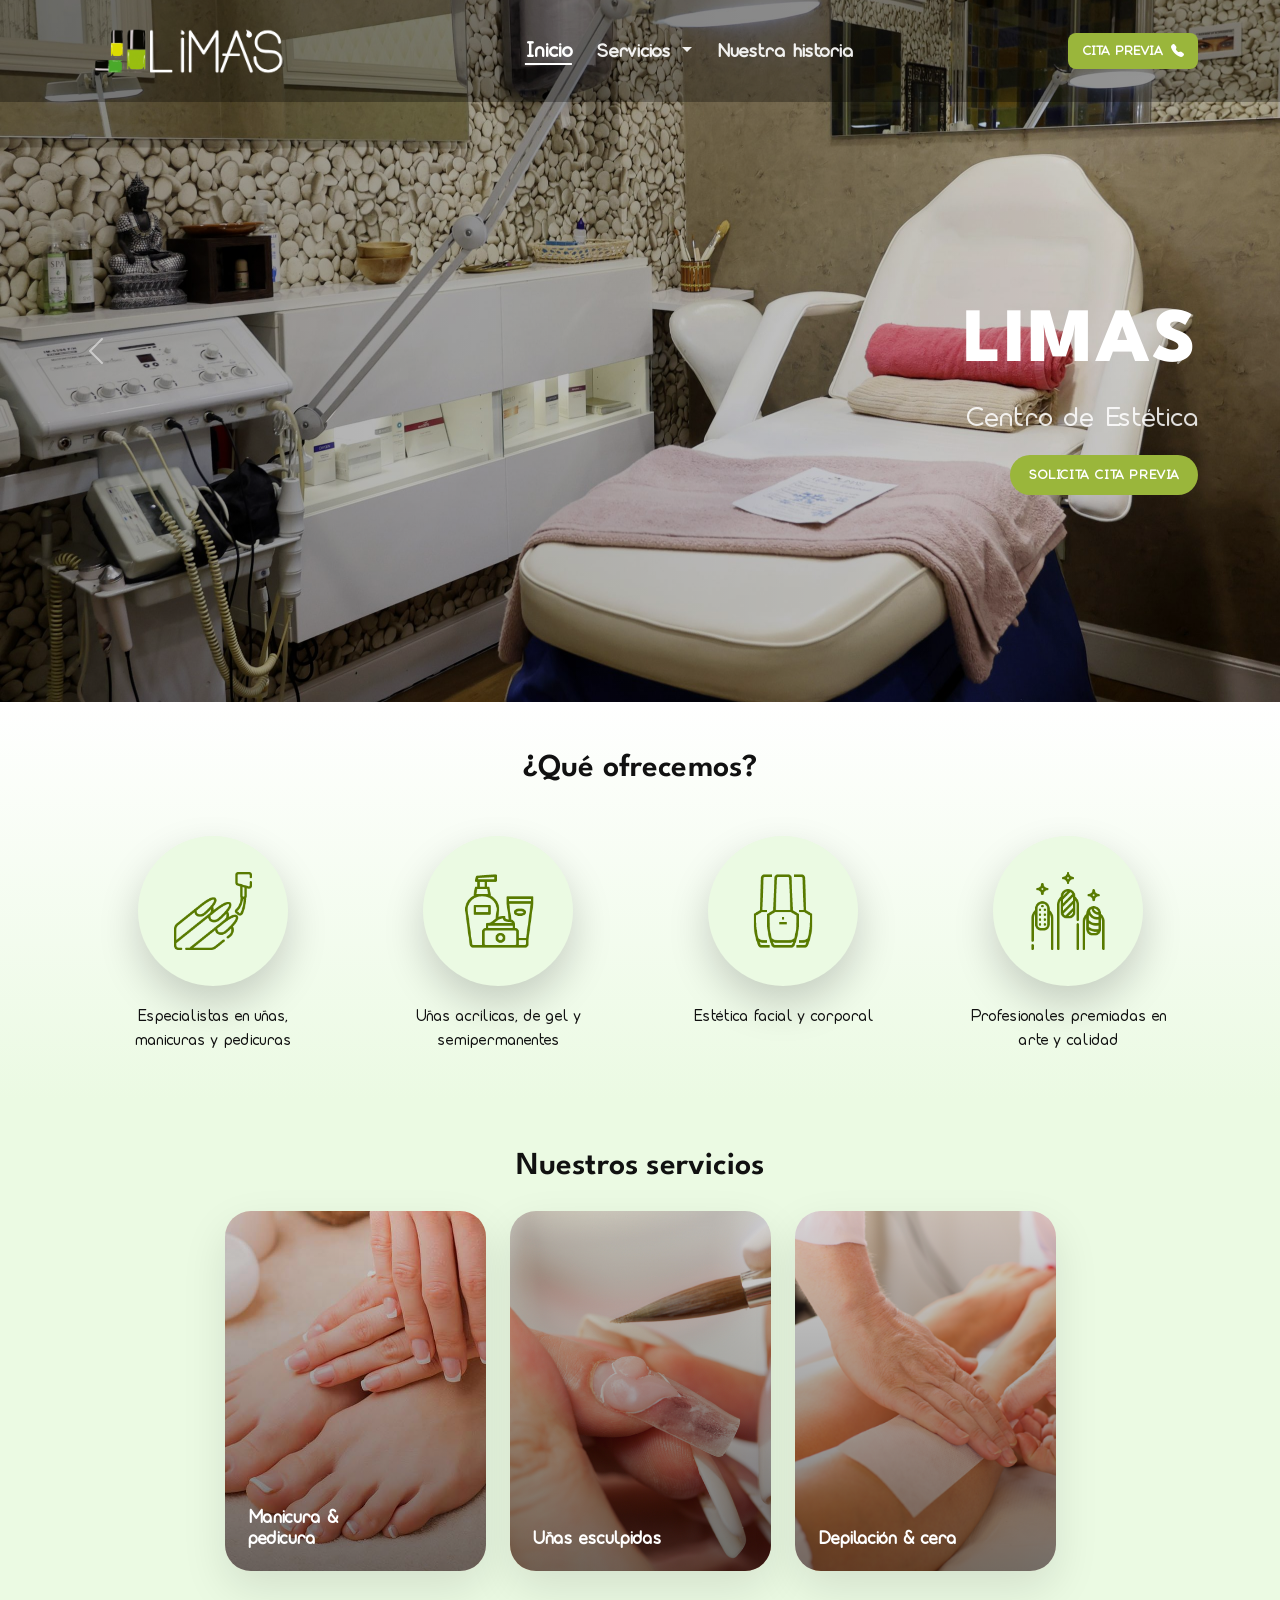
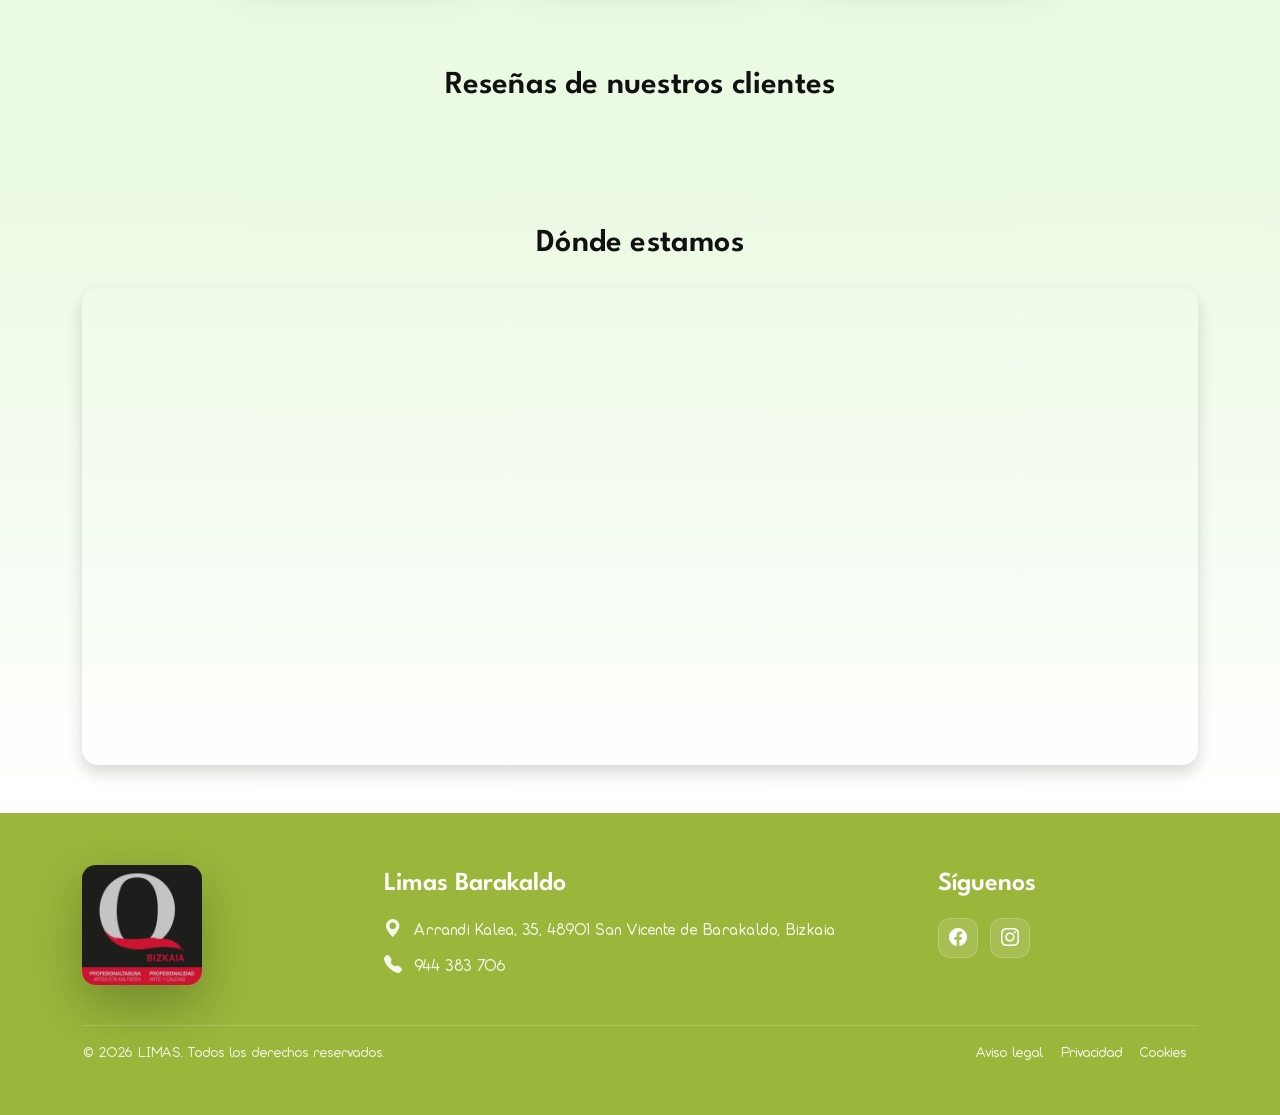
<file: app/index.html>
<!doctype html>
<html lang="es">
<head>
    <meta charset="utf-8" />
    <meta name="viewport" content="width=device-width, initial-scale=1" />
    <title>LIMAS - Centro de Estética</title>
    <meta name="description" content="Centro de estética en Barakaldo: manicura, pedicura, uñas esculpidas, depilación y estética facial y corporal." />
    <link rel="icon" type="image/png" href="/favicon.png">

    <meta name="theme-color" content="#9ab63b">

    <!-- Bootstrap (CDN) -->
    <link href="https://cdn.jsdelivr.net/npm/bootstrap@5.3.2/dist/css/bootstrap.min.css" rel="stylesheet">
    <link href="https://cdn.jsdelivr.net/npm/bootstrap-icons@1.11.3/font/bootstrap-icons.css" rel="stylesheet">

    <!-- CSS propio -->
    <link rel="stylesheet" href="../assets/css/common.css">
    <link rel="stylesheet" href="../assets/css/index.css">

    <link rel="preconnect" href="https://fonts.googleapis.com">
    <link rel="preconnect" href="https://fonts.gstatic.com" crossorigin>

    <link href="https://fonts.googleapis.com/css2?family=League+Spartan:wght@300;400;500;600;700;800&display=swap" rel="stylesheet">
</head>

<body>

<!-- NAVBAR -->
<nav id="mainNav" class="navbar navbar-expand-lg navbar-dark fixed-top nav-transparent">
    <div class="container nav-mobile-wrap">

        <!-- Logo -->
        <a class="navbar-brand d-flex align-items-center gap-2" href="index.html" aria-label="LIMAS Home">
            <img id="logoLight" src="../assets/images/logo/logoBlanco.png" alt="LIMAS" class="nav-logo">
            <img id="logoDark" src="../assets/images/logo/logoNegro.png" alt="LIMAS" class="nav-logo d-none">
        </a>

        <!-- ZONA DERECHA EN MÓVIL -->
        <div class="nav-mobile-actions d-lg-none">
            <button class="navbar-toggler" type="button" data-bs-toggle="collapse" data-bs-target="#navMenu"
                    aria-controls="navMenu" aria-expanded="false" aria-label="Abrir menú">
                <span class="navbar-toggler-icon"></span>
            </button>

            <a class="btn btn-cta btn-cta-mobile d-flex align-items-center gap-2" href="tel:+34944383706">
                <span class="cta-mobile-text">CITA PREVIA</span>
                <i class="bi bi-telephone-fill"></i>
            </a>
        </div>

        <!-- MENÚ -->
        <div class="collapse navbar-collapse" id="navMenu">
            <ul class="navbar-nav mx-auto mb-2 mb-lg-0 gap-lg-2 align-items-lg-center">

                <li class="nav-item">
                    <a class="nav-link nav-active" href="index.html">Inicio</a>
                </li>

                <li class="nav-item dropdown">
                    <a class="nav-link dropdown-toggle" href="#" id="serviciosDropdown" role="button"
                       data-bs-toggle="dropdown" aria-expanded="false">
                        Servicios
                    </a>

                    <ul class="dropdown-menu dropdown-menu-end dropdown-menu-lg-start" aria-labelledby="serviciosDropdown">
                        <li><a class="dropdown-item" href="manicura-pedicura.html">Manicura &amp; pedicura</a></li>
                        <li><a class="dropdown-item" href="unas-esculpidas.html">Uñas esculpidas</a></li>
                        <li><a class="dropdown-item" href="depilacion-cera.html">Depilación &amp; cera</a></li>
                    </ul>
                </li>

                <li class="nav-item">
                    <a class="nav-link" href="nuestra-historia.html">Nuestra historia</a>
                </li>
            </ul>

            <!-- CTA SOLO DESKTOP -->
            <div class="d-none d-lg-flex">
                <a class="btn btn-cta d-flex align-items-center gap-2" href="tel:+34944383706">
                    <span>CITA PREVIA</span>
                    <i class="bi bi-telephone-fill"></i>
                </a>
            </div>
        </div>
    </div>
</nav>

<!-- CAROUSEL -->
<header class="hero">
    <div id="heroCarousel" class="carousel slide carousel-fade" data-bs-ride="carousel" data-bs-interval="4500">
        <div class="carousel-inner">
            <!-- Slide 1 -->
            <div class="carousel-item active hero-slide" style="background-image:url('../assets/images/servicios/habitacionCamilla.png');">
                <div class="hero-overlay"></div>
                <div class="container hero-content">
                    <h1 class="hero-title">LIMAS</h1>
                    <p class="hero-subtitle">Centro de Estética</p>
                    <a class="btn btn-hero" href="tel:+34944383706">SOLICITA CITA PREVIA</a>
                </div>
            </div>

            <!-- Slide 2 -->
            <div class="carousel-item hero-slide" style="background-image:url('../assets/images/servicios/manicuraPedicura.png');">
                <div class="hero-overlay"></div>
                <div class="container hero-content">
                    <h2 class="hero-title hero-title-sm">Manicura &amp; Pedicura</h2>
                    <p class="hero-subtitle">Cuida tus manos y pies como se merecen</p>
                    <a class="btn btn-hero" href="manicura-pedicura.html">VER SERVICIO</a>
                </div>
            </div>

            <!-- Slide 3 -->
            <div class="carousel-item hero-slide" style="background-image:url('../assets/images/servicios/unasEsculpidas.png');">
                <div class="hero-overlay"></div>
                <div class="container hero-content">
                    <h2 class="hero-title hero-title-sm">Uñas esculpidas</h2>
                    <p class="hero-subtitle">Acrílicas, gel y semipermanentes</p>
                    <a class="btn btn-hero" href="unas-esculpidas.html">VER SERVICIO</a>
                </div>
            </div>
        </div>

        <!-- Controles -->
        <button class="carousel-control-prev" type="button" data-bs-target="#heroCarousel" data-bs-slide="prev" aria-label="Anterior">
            <span class="carousel-control-prev-icon" aria-hidden="true"></span>
        </button>
        <button class="carousel-control-next" type="button" data-bs-target="#heroCarousel" data-bs-slide="next" aria-label="Siguiente">
            <span class="carousel-control-next-icon" aria-hidden="true"></span>
        </button>
    </div>
</header>

<!-- SECCIÓN: ¿Qué ofrecemos? (iconos) -->
<section class="section py-5 bg-section-a">
    <div class="container">
        <h2 class="section-title text-center mb-5">¿Qué ofrecemos?</h2>

        <div class="row g-4 text-center">
            <div class="col-6 col-lg-3">
                <div class="offer">
                    <div class="offer-icon">
                        <img src="../assets/images/icons/nail-polish.png" alt="" loading="lazy">
                    </div>
                    <p class="offer-text">Especialistas en uñas, manicuras y pedicuras</p>
                </div>
            </div>
            <div class="col-6 col-lg-3">
                <div class="offer">
                    <div class="offer-icon">
                        <img src="../assets/images/icons/proteccion-de-la-piel.png" alt="" loading="lazy">
                    </div>
                    <p class="offer-text">Uñas acrílicas, de gel y semipermanentes</p>
                </div>
            </div>
            <div class="col-6 col-lg-3">
                <div class="offer">
                    <div class="offer-icon">
                        <img src="../assets/images/icons/nail-polish-1.png" alt="" loading="lazy">
                    </div>
                    <p class="offer-text">Estética facial y corporal</p>
                </div>
            </div>
            <div class="col-6 col-lg-3">
                <div class="offer">
                    <div class="offer-icon">
                        <img src="../assets/images/icons/nails.png" alt="" loading="lazy">
                    </div>
                    <p class="offer-text">Profesionales premiadas en arte y calidad</p>
                </div>
            </div>
        </div>
    </div>
</section>

<!-- SECCIÓN: Nuestros servicios (cards con hover + link) -->
<section class="section py-5 bg-section-b">
    <div class="container">
        <h2 class="section-title text-center mb-4">Nuestros servicios</h2>

        <div class="row g-4 justify-content-center">
            <div class="col-12 col-md-6 col-lg-3">
                <a class="service-card" href="manicura-pedicura.html">
                    <img src="../assets/images/servicios/manicuraPedicura.png" alt="Manicura y pedicura" class="service-img" loading="lazy">
                    <div class="service-overlay">
                        <div class="service-label">Manicura &amp;<br>pedicura</div>
                    </div>
                </a>
            </div>

            <div class="col-12 col-md-6 col-lg-3">
                <a class="service-card " href="unas-esculpidas.html">
                    <img src="../assets/images/servicios/unasEsculpidas.png" alt="Uñas esculpidas" class="service-img" loading="lazy">
                    <div class="service-overlay">
                        <div class="service-label">Uñas esculpidas</div>
                    </div>
                </a>
            </div>

            <div class="col-12 col-md-6 col-lg-3">
                <a class="service-card" href="depilacion-cera.html">
                    <img src="../assets/images/servicios/depilacionCera.png" alt="Depilación y cera" class="service-img" loading="lazy">
                    <div class="service-overlay">
                        <div class="service-label">Depilación &amp; cera</div>
                    </div>
                </a>
            </div>
        </div>
    </div>
</section>
<!-- RESEÑAS -->
<section class="section py-5 bg-section-b">
    <div class="container">
        <h2 class="section-title text-center mb-4">Reseñas de nuestros clientes</h2>
        <div id="featurable-93143694-5fbc-4f9a-9313-c013485f1ac0" data-featurable-async data-location-code="es"></div><script src="https://featurable.com/assets/v2/carousel_default.min.js" defer charset="UTF-8"></script>
</section>
<!-- MAPA -->

<section class="section py-5 bg-section-c">
    <div class="container">
        <h2 class="section-title text-center mb-4">Dónde estamos</h2>

        <div class="map-container rounded-4 overflow-hidden shadow">
            <iframe
                    src="https://www.google.com/maps/embed?pb=!1m18!1m12!1m3!1d2903.9617083256767!2d-2.989218723483999!3d43.29412357558022!2m3!1f0!2f0!3f0!3m2!1i1024!2i768!4f13.1!3m3!1m2!1s0xd4e5a79c739634d%3A0xb777cc7a752457a6!2sLIMA%C2%B4S%20Barakaldo%20-%20Sal%C3%B3n%20de%20est%C3%A9tica%20y%20u%C3%B1as%20acr%C3%ADlicas%2C%20u%C3%B1as%20de%20gel%2C%20manicuras%20y%20pedicuras.!5e0!3m2!1ses!2ses!4v1772458605395!5m2!1ses!2ses"
                    loading="lazy"
                    referrerpolicy="no-referrer-when-downgrade">
            </iframe>
        </div>
    </div>
</section>

<!-- FOOTER -->
<footer class="site-footer">
    <div class="container">
        <div class="footer-grid">

            <!-- Izquierda: sello/imagen -->
            <div>
                <img class="footer-badge" src="../assets/images/logo/certificadoCalidad.png" alt="Sello de calidad" loading="lazy">
            </div>

            <!-- Centro: datos -->
            <div>
                <div class="footer-title">Limas Barakaldo</div>
                <ul class="footer-list">
                    <li class="footer-item">
                        <i class="bi bi-geo-alt-fill"></i>
                        <span>Arrandi Kalea, 35, 48901 San Vicente de Barakaldo, Bizkaia</span>
                    </li>
                    <li class="footer-item">
                        <i class="bi bi-telephone-fill"></i>
                        <a href="tel:+34944383706">944 383 706</a>
                    </li>
                </ul>
            </div>

            <!-- Derecha: redes -->
            <div>
                <div class="footer-title">Síguenos</div>
                <div class="footer-social">
                    <a class="social-btn" href="https://www.facebook.com/LimasBarakaldoNails/"  rel="noopener" aria-label="Facebook">
                        <i class="bi bi-facebook"></i>
                    </a>
                    <a class="social-btn" href="https://www.instagram.com/limasbarakaldonails/" target="_blank" rel="noopener" aria-label="Instagram">
                        <i class="bi bi-instagram"></i>
                    </a>
                </div>
            </div>

        </div>

        <div class="footer-bottom">
            <div>© <span id="year"></span> LIMAS. Todos los derechos reservados.</div>
            <div class="footer-links">
                <a href="../legal/aviso-legal.html">Aviso legal</a>
                <a href="../legal/privacidad.html">Privacidad</a>
                <a href="../legal/cookies.html">Cookies</a>
            </div>
        </div>
    </div>
</footer>

<script>
    // año automático
    document.getElementById('year')?.append(new Date().getFullYear());
</script>

<!-- Botón subir -->
<button id="toTop" class="to-top" type="button" aria-label="Subir arriba"><i class="bi bi-chevron-double-up"></i></button>

<!-- Bootstrap JS -->
<script src="https://cdn.jsdelivr.net/npm/bootstrap@5.3.2/dist/js/bootstrap.bundle.min.js"></script>

<!-- JS propio -->
<script src="../assets/js/main.js"></script>

</body>
</html>
</file>
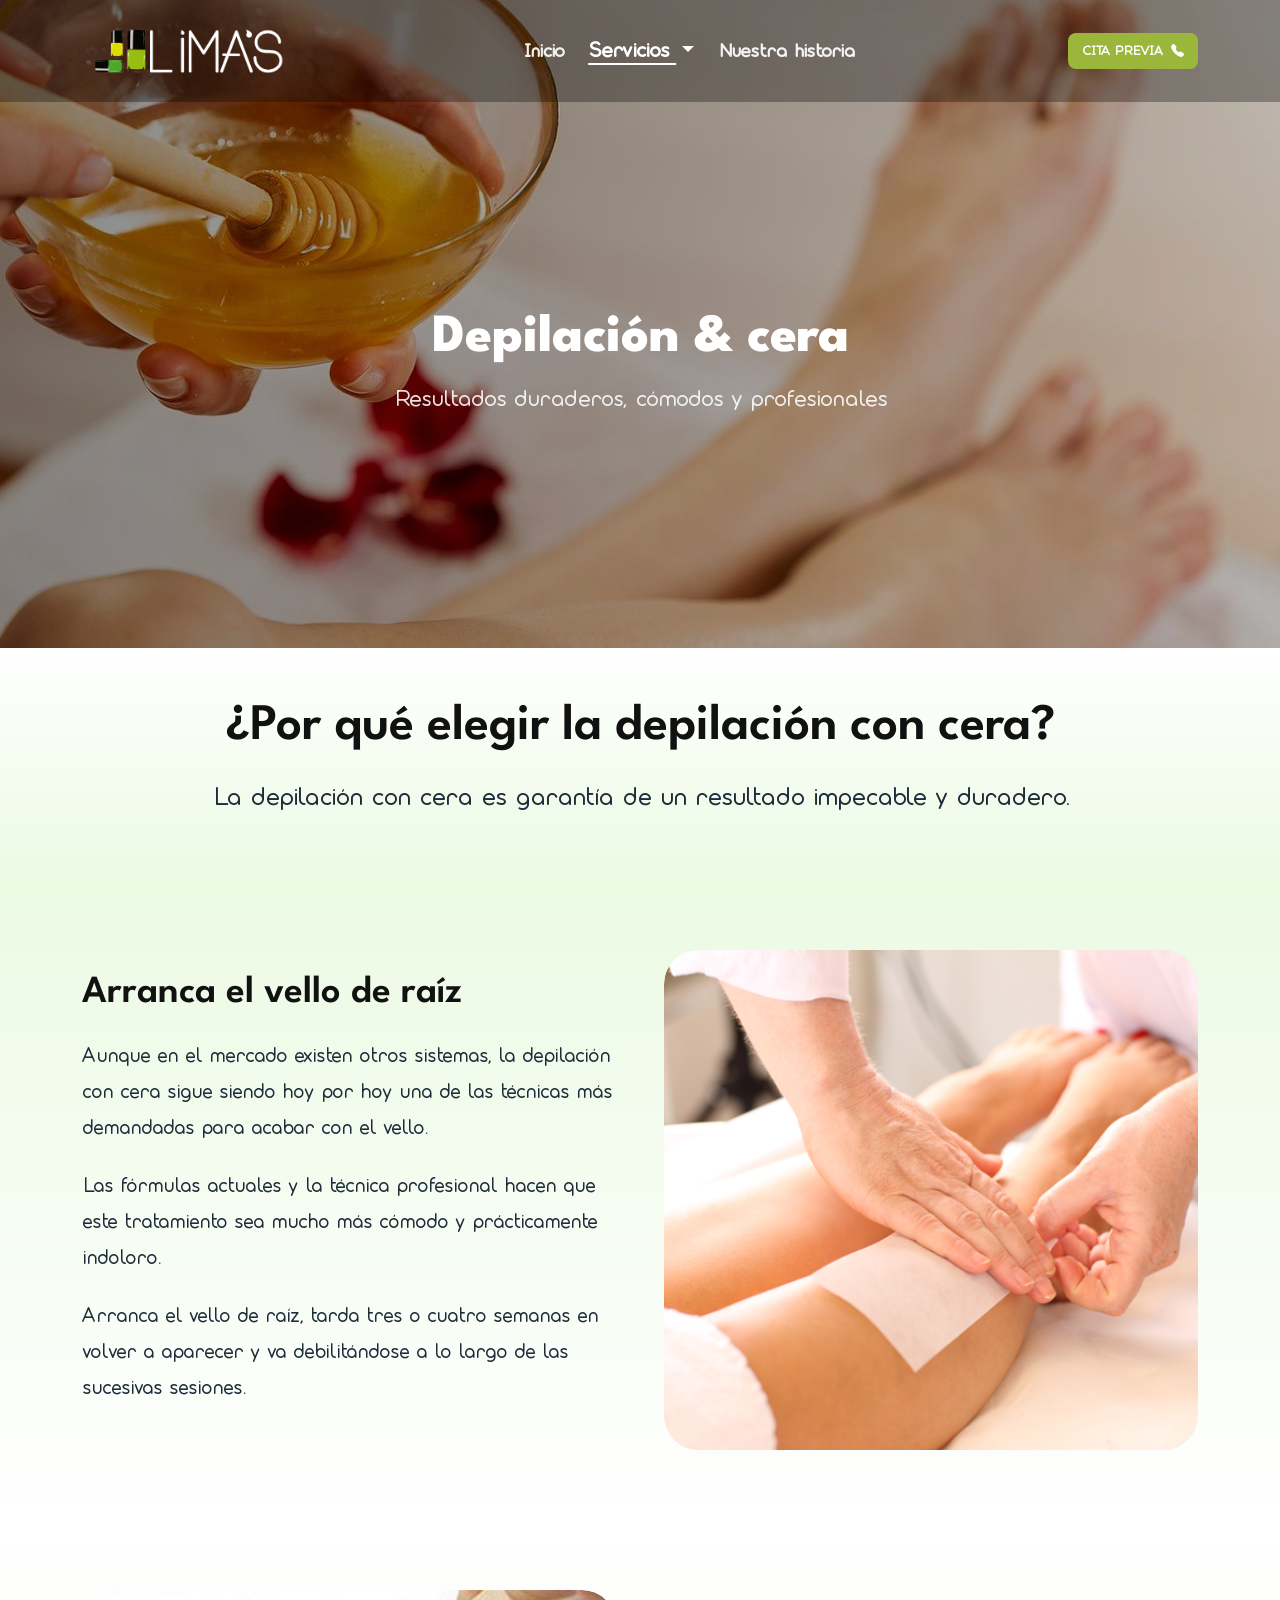
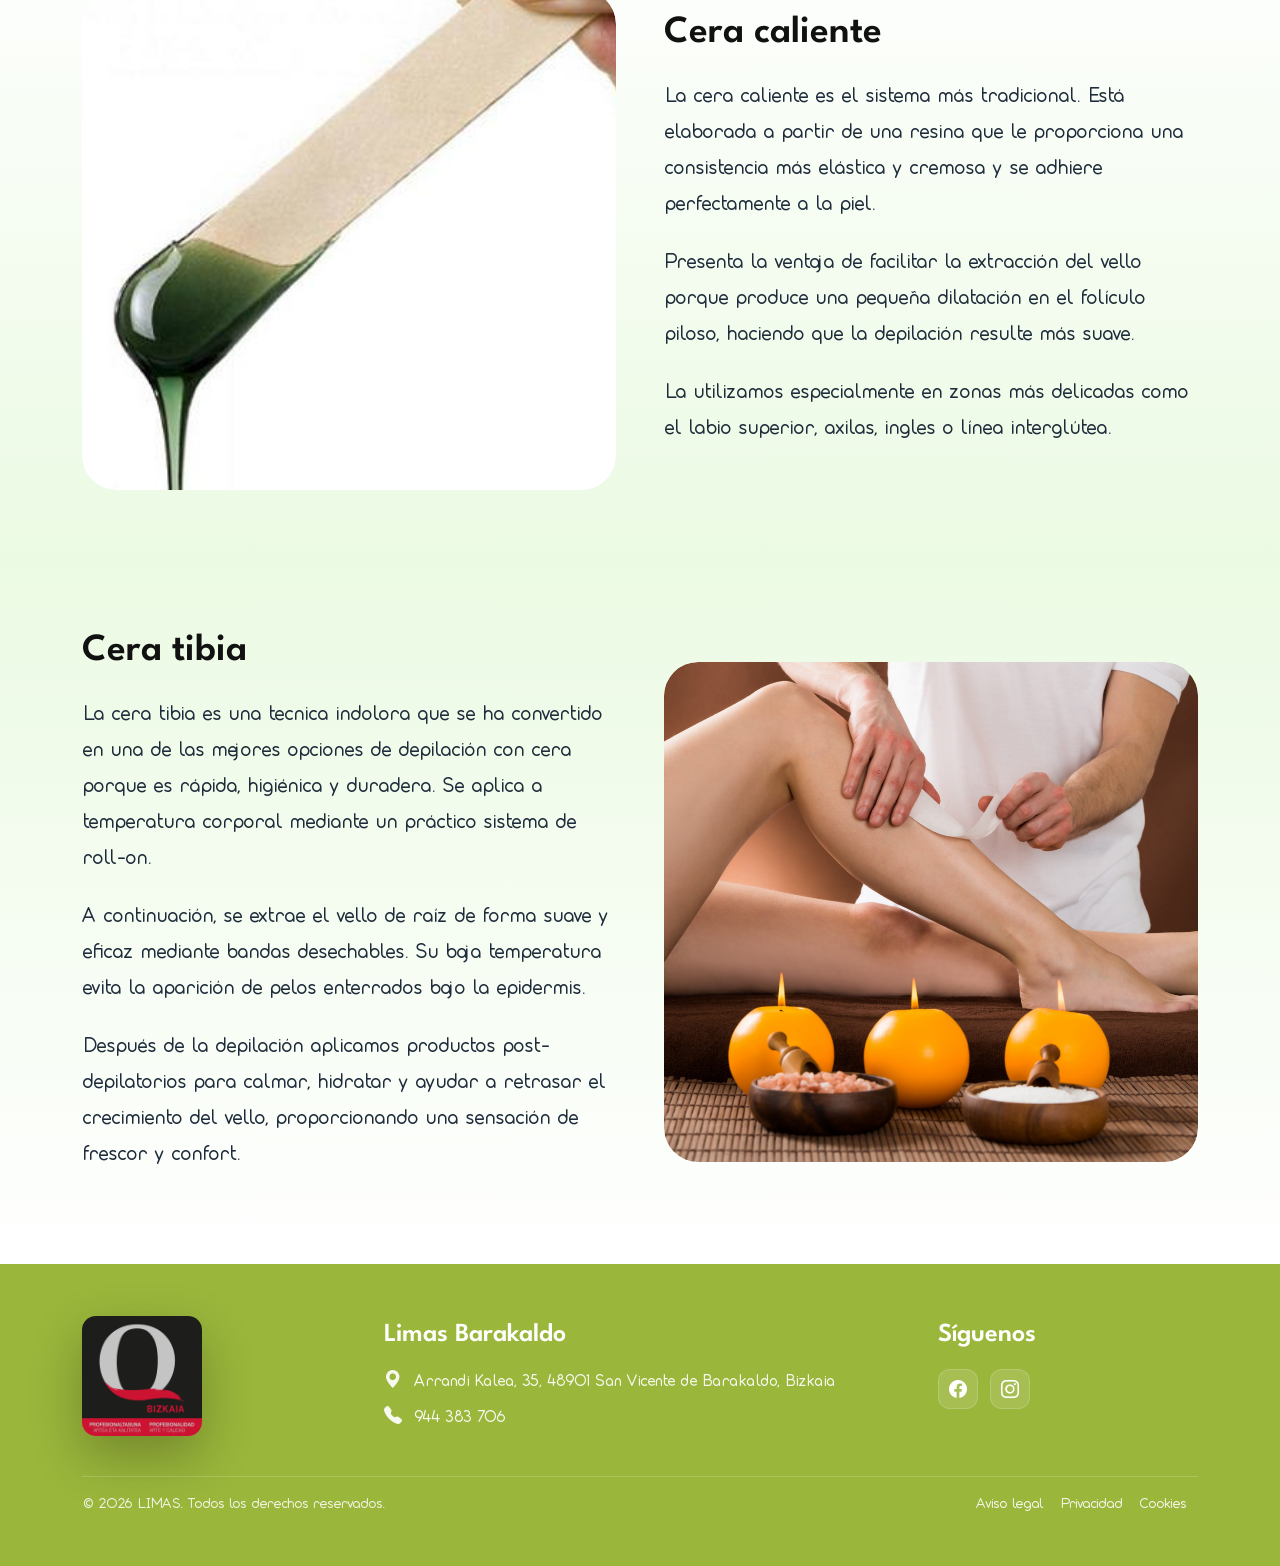
<file: app/depilacion-cera.html>
<!doctype html>
<html lang="es">
<head>
    <meta charset="utf-8" />
    <meta name="viewport" content="width=device-width, initial-scale=1" />
    <title>Depilación & cera | LIMAS</title>
    <meta name="description" content="Depilación con cera en Barakaldo. Tratamientos profesionales, higiene máxima y resultados duraderos." />
    <link rel="icon" type="image/png" href="/favicon.png">

    <meta name="theme-color" content="#9ab63b">

    <link href="https://cdn.jsdelivr.net/npm/bootstrap@5.3.2/dist/css/bootstrap.min.css" rel="stylesheet">
    <link href="https://cdn.jsdelivr.net/npm/bootstrap-icons@1.11.3/font/bootstrap-icons.css" rel="stylesheet">

    <link rel="stylesheet" href="../assets/css/common.css">
    <link rel="stylesheet" href="../assets/css/servicios.css">

    <link rel="preconnect" href="https://fonts.googleapis.com">
    <link rel="preconnect" href="https://fonts.gstatic.com" crossorigin>

    <link href="https://fonts.googleapis.com/css2?family=League+Spartan:wght@300;400;500;600;700;800&display=swap" rel="stylesheet">
</head>

<body>

<!-- NAVBAR -->
<nav id="mainNav" class="navbar navbar-expand-lg navbar-dark fixed-top nav-transparent">
    <div class="container nav-mobile-wrap">

        <!-- Logo -->
        <a class="navbar-brand d-flex align-items-center gap-2" href="index.html" aria-label="LIMAS Home">
            <img id="logoLight" src="../assets/images/logo/logoBlanco.png" alt="LIMAS" class="nav-logo">
            <img id="logoDark" src="../assets/images/logo/logoNegro.png" alt="LIMAS" class="nav-logo d-none">
        </a>

        <!-- ZONA DERECHA EN MÓVIL -->
        <div class="nav-mobile-actions d-lg-none">
            <button class="navbar-toggler" type="button" data-bs-toggle="collapse" data-bs-target="#navMenu"
                    aria-controls="navMenu" aria-expanded="false" aria-label="Abrir menú">
                <span class="navbar-toggler-icon"></span>
            </button>

            <a class="btn btn-cta btn-cta-mobile d-flex align-items-center gap-2" href="tel:+34944383706">
                <span class="cta-mobile-text">CITA PREVIA</span>
                <i class="bi bi-telephone-fill"></i>
            </a>
        </div>

        <!-- MENÚ -->
        <div class="collapse navbar-collapse" id="navMenu">
            <ul class="navbar-nav mx-auto mb-2 mb-lg-0 gap-lg-2 align-items-lg-center">

                <li class="nav-item">
                    <a class="nav-link" href="index.html">Inicio</a>
                </li>

                <li class="nav-item dropdown">
                    <a class="nav-link dropdown-toggle nav-active" href="#" id="serviciosDropdown" role="button"
                       data-bs-toggle="dropdown" aria-expanded="false">
                        Servicios
                    </a>

                    <ul class="dropdown-menu dropdown-menu-end dropdown-menu-lg-start" aria-labelledby="serviciosDropdown">
                        <li><a class="dropdown-item" href="manicura-pedicura.html">Manicura &amp; pedicura</a></li>
                        <li><a class="dropdown-item" href="unas-esculpidas.html">Uñas esculpidas</a></li>
                        <li><a class="dropdown-item active" href="depilacion-cera.html">Depilación &amp; cera</a></li>
                    </ul>
                </li>

                <li class="nav-item">
                    <a class="nav-link" href="nuestra-historia.html">Nuestra historia</a>
                </li>
            </ul>

            <!-- CTA SOLO DESKTOP -->
            <div class="d-none d-lg-flex">
                <a class="btn btn-cta d-flex align-items-center gap-2" href="tel:+34944383706">
                    <span>CITA PREVIA</span>
                    <i class="bi bi-telephone-fill"></i>
                </a>
            </div>
        </div>
    </div>
</nav>

<!-- HERO -->
<header class="page-hero">
    <div class="page-hero__bg" style="background-image:url('../assets/images/servicios/depilacionMiel.png');"></div>
    <div class="container page-hero__content">
        <h1 class="page-hero__title">Depilación &amp; cera</h1>
        <p class="page-hero__subtitle">Resultados duraderos, cómodos y profesionales</p>
    </div>
</header>

<!-- INTRO -->
<section class="section py-5 bg-section-a">
    <div class="container">
        <div class="service-intro">
            <h2 class="service-intro__title">¿Por qué elegir la depilación con cera?</h2>
            <p class="service-intro__text">
                La depilación con cera es garantía de un resultado impecable y duradero.
            </p>
        </div>
    </div>
</section>

<!-- BLOQUE 1 -->
<section class="service-block bg-section-c">
    <div class="container">
        <div class="row align-items-center g-5">
            <div class="col-12 col-lg-6">
                <h2 class="service-block__title">Arranca el vello de raíz</h2>
                <div class="service-block__text">
                    <p>
                        Aunque en el mercado existen otros sistemas, la depilación con cera sigue siendo hoy por hoy una de las técnicas más demandadas para acabar con el vello.
                    </p>
                    <p>
                        Las fórmulas actuales y la técnica profesional hacen que este tratamiento sea mucho más cómodo y prácticamente indoloro.
                    </p>
                    <p>
                        Arranca el vello de raíz, tarda tres o cuatro semanas en volver a aparecer y va debilitándose a lo largo de las sucesivas sesiones.
                    </p>
                </div>
            </div>
            <div class="col-12 col-lg-6">
                <div class="service-block__media">
                    <img src="../assets/images/servicios/depilacionCera.png" alt="Depilación con cera">
                </div>
            </div>
        </div>
    </div>
</section>

<!-- BLOQUE 2 -->
<section class="service-block bg-section-a">
    <div class="container">
        <div class="row align-items-center g-5 flex-lg-row-reverse">
            <div class="col-12 col-lg-6">
                <h2 class="service-block__title">Cera caliente</h2>
                <div class="service-block__text">
                    <p>
                        La cera caliente es el sistema más tradicional. Está elaborada a partir de una resina que le proporciona una consistencia más elástica y cremosa y se adhiere perfectamente a la piel.
                    </p>
                    <p>
                        Presenta la ventaja de facilitar la extracción del vello porque produce una pequeña dilatación en el folículo piloso, haciendo que la depilación resulte más suave.
                    </p>
                    <p>
                        La utilizamos especialmente en zonas más delicadas como el labio superior, axilas, ingles o línea interglútea.
                    </p>
                </div>
            </div>
            <div class="col-12 col-lg-6">
                <div class="service-block__media">
                    <img src="../assets/images/servicios/ceraCaliente.png" alt="Cera caliente">
                </div>
            </div>
        </div>
    </div>
</section>

<!-- BLOQUE 3 -->
<section class="service-block bg-section-c">
    <div class="container">
        <div class="row align-items-center g-5">
            <div class="col-12 col-lg-6">
                <h2 class="service-block__title">Cera tibia</h2>
                <div class="service-block__text">
                    <p>
                        La cera tibia es una tecnica indolora que se ha convertido en una de las mejores opciones de depilación con cera porque es rápida, higiénica y duradera. Se aplica a temperatura corporal mediante un práctico sistema de roll-on.
                    </p>
                    <p>
                        A continuación, se extrae el vello de raíz de forma suave y eficaz mediante bandas desechables. Su baja temperatura evita la aparición de pelos enterrados bajo la epidermis.
                    </p>
                    <p>
                        Después de la depilación aplicamos productos post-depilatorios para calmar, hidratar y ayudar a retrasar el crecimiento del vello, proporcionando una sensación de frescor y confort.
                    </p>
                </div>
            </div>
            <div class="col-12 col-lg-6">
                <div class="service-block__media">
                    <img src="../assets/images/servicios/ceraTibia.png" alt="Cera tibia">
                </div>
            </div>
        </div>
    </div>
</section>

<!-- CTA
<section class="service-cta">
    <div class="container">
        <h2 class="service-cta__title">Reserva tu cita</h2>
        <p class="service-cta__text">Te asesoramos para elegir el sistema más adecuado para tu piel.</p>
        <a class="btn btn-cta d-inline-flex align-items-center gap-2" href="tel:+34944383706">
            <span>CITA PREVIA</span>
            <i class="bi bi-telephone-fill"></i>
        </a>
    </div>
</section>-->

<!-- FOOTER -->
<footer class="site-footer">
    <div class="container">
        <div class="footer-grid">
            <div>
                <img class="footer-badge" src="../assets/images/logo/certificadoCalidad.png" alt="Sello de calidad" loading="lazy">
            </div>

            <div>
                <div class="footer-title">Limas Barakaldo</div>
                <ul class="footer-list">
                    <li class="footer-item">
                        <i class="bi bi-geo-alt-fill"></i>
                        <span>Arrandi Kalea, 35, 48901 San Vicente de Barakaldo, Bizkaia</span>
                    </li>
                    <li class="footer-item">
                        <i class="bi bi-telephone-fill"></i>
                        <a href="tel:+34944383706">944 383 706</a>
                    </li>
                </ul>
            </div>

            <div>
                <div class="footer-title">Síguenos</div>
                <div class="footer-social">
                    <a class="social-btn" href="https://www.facebook.com/LimasBarakaldoNails/" target="_blank" rel="noopener" aria-label="Facebook">
                        <i class="bi bi-facebook"></i>
                    </a>
                    <a class="social-btn" href="https://www.instagram.com/limasbarakaldonails/" target="_blank" rel="noopener" aria-label="Instagram">
                        <i class="bi bi-instagram"></i>
                    </a>
                </div>
            </div>
        </div>

        <div class="footer-bottom">
            <div>© <span id="year"></span> LIMAS. Todos los derechos reservados.</div>
            <div class="footer-links">
                <a href="../legal/aviso-legal.html">Aviso legal</a>
                <a href="../legal/privacidad.html">Privacidad</a>
                <a href="../legal/cookies.html">Cookies</a>
            </div>
        </div>
    </div>
</footer>

<button id="toTop" class="to-top" type="button" aria-label="Subir arriba">
    <i class="bi bi-chevron-double-up"></i>
</button>

<script>
    document.getElementById('year')?.append(new Date().getFullYear());
</script>
<script src="https://cdn.jsdelivr.net/npm/bootstrap@5.3.2/dist/js/bootstrap.bundle.min.js"></script>
<script src="../assets/js/main.js"></script>

</body>
</html>
</file>
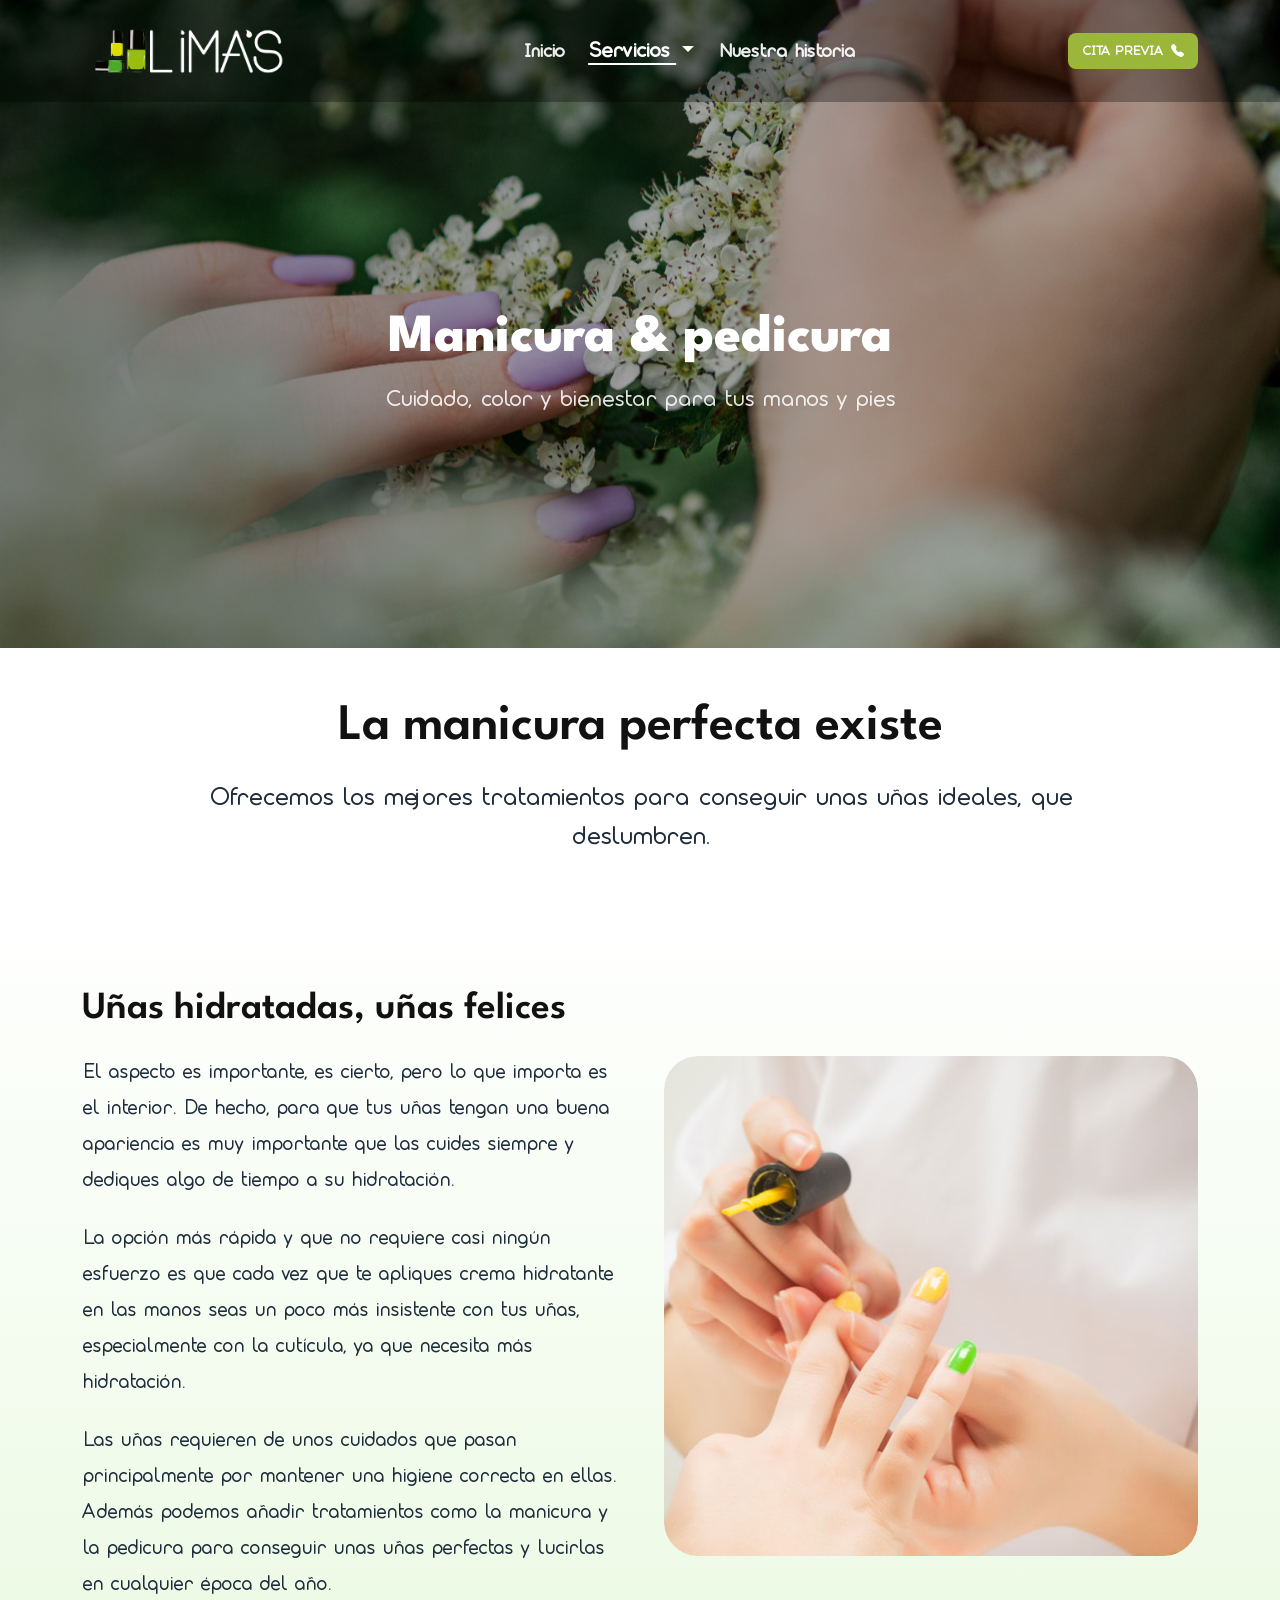
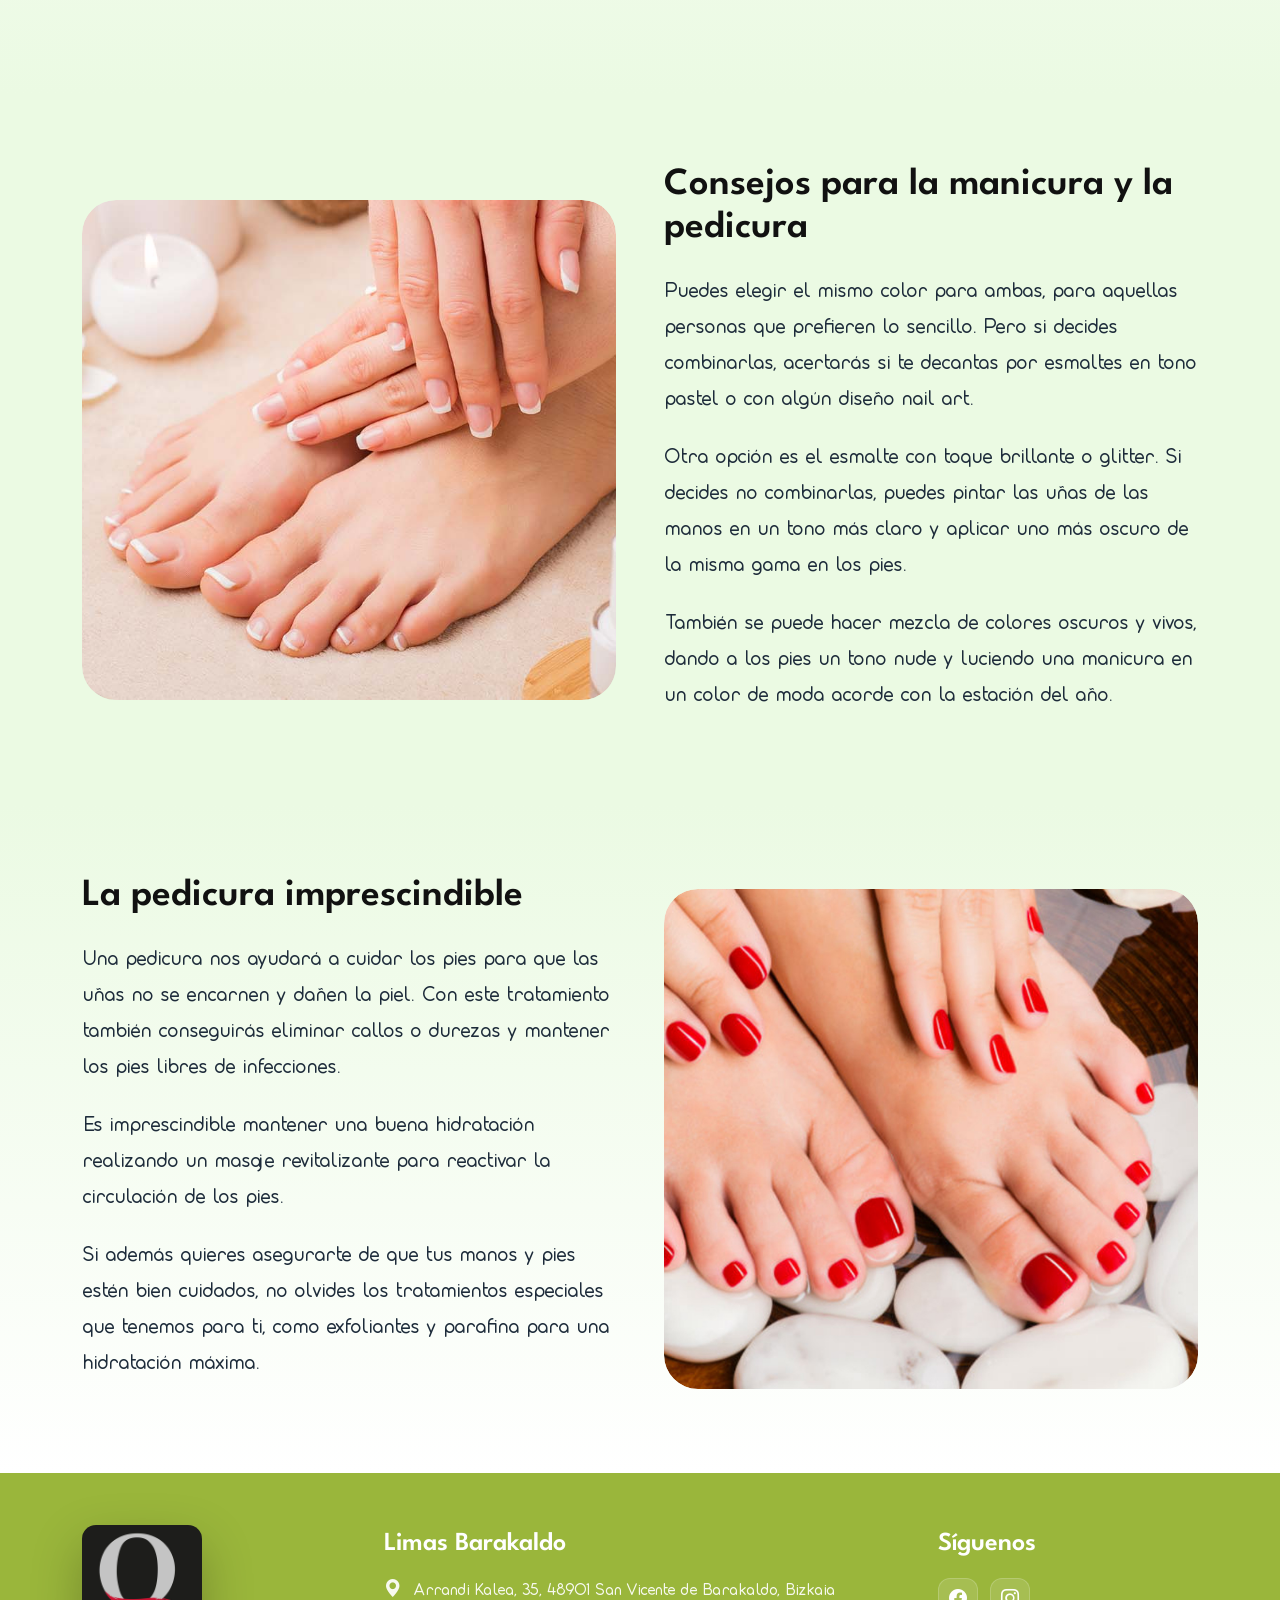
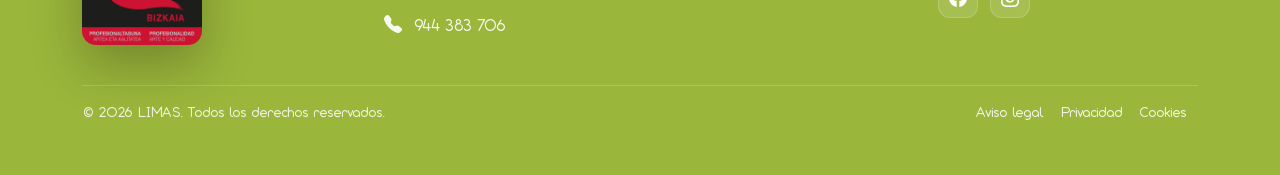
<file: app/manicura-pedicura.html>
<!doctype html>
<html lang="es">
<head>
    <meta charset="utf-8" />
    <meta name="viewport" content="width=device-width, initial-scale=1" />
    <title>Manicura & pedicura | LIMAS</title>
    <meta name="description" content="Manicura y pedicura profesional en Barakaldo. Cuidado, color, hidratación y tratamientos para manos y pies." />
    <link rel="icon" type="image/png" href="/favicon.png">

    <meta name="theme-color" content="#9ab63b">

    <link href="https://cdn.jsdelivr.net/npm/bootstrap@5.3.2/dist/css/bootstrap.min.css" rel="stylesheet">
    <link href="https://cdn.jsdelivr.net/npm/bootstrap-icons@1.11.3/font/bootstrap-icons.css" rel="stylesheet">

    <link rel="stylesheet" href="../assets/css/common.css">
    <link rel="stylesheet" href="../assets/css/servicios.css">

    <link rel="preconnect" href="https://fonts.googleapis.com">
    <link rel="preconnect" href="https://fonts.gstatic.com" crossorigin>

    <link href="https://fonts.googleapis.com/css2?family=League+Spartan:wght@300;400;500;600;700;800&display=swap" rel="stylesheet">
</head>

<body>

<!-- NAVBAR -->
<nav id="mainNav" class="navbar navbar-expand-lg navbar-dark fixed-top nav-transparent">
    <div class="container nav-mobile-wrap">

        <!-- Logo -->
        <a class="navbar-brand d-flex align-items-center gap-2" href="index.html" aria-label="LIMAS Home">
            <img id="logoLight" src="../assets/images/logo/logoBlanco.png" alt="LIMAS" class="nav-logo">
            <img id="logoDark" src="../assets/images/logo/logoNegro.png" alt="LIMAS" class="nav-logo d-none">
        </a>

        <!-- ZONA DERECHA EN MÓVIL -->
        <div class="nav-mobile-actions d-lg-none">
            <button class="navbar-toggler" type="button" data-bs-toggle="collapse" data-bs-target="#navMenu"
                    aria-controls="navMenu" aria-expanded="false" aria-label="Abrir menú">
                <span class="navbar-toggler-icon"></span>
            </button>

            <a class="btn btn-cta btn-cta-mobile d-flex align-items-center gap-2" href="tel:+34944383706">
                <span class="cta-mobile-text">CITA PREVIA</span>
                <i class="bi bi-telephone-fill"></i>
            </a>
        </div>

        <!-- MENÚ -->
        <div class="collapse navbar-collapse" id="navMenu">
            <ul class="navbar-nav mx-auto mb-2 mb-lg-0 gap-lg-2 align-items-lg-center">

                <li class="nav-item">
                    <a class="nav-link" href="index.html">Inicio</a>
                </li>

                <li class="nav-item dropdown">
                    <a class="nav-link dropdown-toggle nav-active" href="#" id="serviciosDropdown" role="button"
                       data-bs-toggle="dropdown" aria-expanded="false">
                        Servicios
                    </a>

                    <ul class="dropdown-menu dropdown-menu-end dropdown-menu-lg-start" aria-labelledby="serviciosDropdown">
                        <li><a class="dropdown-item active" href="manicura-pedicura.html">Manicura &amp; pedicura</a></li>
                        <li><a class="dropdown-item" href="unas-esculpidas.html">Uñas esculpidas</a></li>
                        <li><a class="dropdown-item" href="depilacion-cera.html">Depilación &amp; cera</a></li>
                    </ul>
                </li>

                <li class="nav-item">
                    <a class="nav-link" href="nuestra-historia.html">Nuestra historia</a>
                </li>
            </ul>

            <!-- CTA SOLO DESKTOP -->
            <div class="d-none d-lg-flex">
                <a class="btn btn-cta d-flex align-items-center gap-2" href="tel:+34944383706">
                    <span>CITA PREVIA</span>
                    <i class="bi bi-telephone-fill"></i>
                </a>
            </div>
        </div>
    </div>
</nav>

<!-- HERO -->
<header class="page-hero">
    <div class="page-hero__bg" style="background-image:url('../assets/images/stock/uñasFlores.png');"></div>
    <div class="container page-hero__content">
        <h1 class="page-hero__title">Manicura &amp; pedicura</h1>
        <p class="page-hero__subtitle">Cuidado, color y bienestar para tus manos y pies</p>
    </div>
</header>

<!-- INTRO -->
<section class="section py-5 bg-section">
    <div class="container">
        <div class="service-intro">
            <h2 class="service-intro__title">La manicura perfecta existe</h2>
            <p class="service-intro__text">
                Ofrecemos los mejores tratamientos para conseguir unas uñas ideales, que deslumbren.
            </p>
        </div>
    </div>
</section>

<!-- BLOQUE 1 -->
<section class="service-block bg-section-a">
    <div class="container">
        <div class="row align-items-center g-5">
            <div class="col-12 col-lg-6">
                <h2 class="service-block__title">Uñas hidratadas, uñas felices</h2>
                <div class="service-block__text">
                    <p>
                        El aspecto es importante, es cierto, pero lo que importa es el interior. De hecho, para que tus uñas tengan una buena apariencia es muy importante que las cuides siempre y dediques algo de tiempo a su hidratación.
                    </p>
                    <p>
                        La opción más rápida y que no requiere casi ningún esfuerzo es que cada vez que te apliques crema hidratante en las manos seas un poco más insistente con tus uñas, especialmente con la cutícula, ya que necesita más hidratación.
                    </p>
                    <p>
                        Las uñas requieren de unos cuidados que pasan principalmente por mantener una higiene correcta en ellas. Además podemos añadir tratamientos como la manicura y la pedicura para conseguir unas uñas perfectas y lucirlas en cualquier época del año.
                    </p>
                </div>
            </div>
            <div class="col-12 col-lg-6">
                <div class="service-block__media">
                    <img src="../assets/images/servicios/manicuraAmarilloVerde.png" alt="Manicura profesional">
                </div>
            </div>
        </div>
    </div>
</section>

<!-- BLOQUE 2 -->
<section class="service-block bg-section-b">
    <div class="container">
        <div class="row align-items-center g-5 flex-lg-row-reverse">
            <div class="col-12 col-lg-6">
                <h2 class="service-block__title">Consejos para la manicura y la pedicura</h2>
                <div class="service-block__text">
                    <p>
                        Puedes elegir el mismo color para ambas, para aquellas personas que prefieren lo sencillo. Pero si decides combinarlas, acertarás si te decantas por esmaltes en tono pastel o con algún diseño nail art.
                    </p>
                    <p>
                        Otra opción es el esmalte con toque brillante o glitter. Si decides no combinarlas, puedes pintar las uñas de las manos en un tono más claro y aplicar uno más oscuro de la misma gama en los pies.
                    </p>
                    <p>
                        También se puede hacer mezcla de colores oscuros y vivos, dando a los pies un tono nude y luciendo una manicura en un color de moda acorde con la estación del año.
                    </p>
                </div>
            </div>
            <div class="col-12 col-lg-6">
                <div class="service-block__media">
                    <img src="../assets/images/servicios/manicuraPedicura.png" alt="Consejos de manicura y pedicura">
                </div>
            </div>
        </div>
    </div>
</section>

<!-- BLOQUE 3 -->
<section class="service-block bg-section-c">
    <div class="container">
        <div class="row align-items-center g-5">
            <div class="col-12 col-lg-6">
                <h2 class="service-block__title">La pedicura imprescindible</h2>
                <div class="service-block__text">
                    <p>
                        Una pedicura nos ayudará a cuidar los pies para que las uñas no se encarnen y dañen la piel. Con este tratamiento también conseguirás eliminar callos o durezas y mantener los pies libres de infecciones.
                    </p>
                    <p>
                        Es imprescindible mantener una buena hidratación realizando un masaje revitalizante para reactivar la circulación de los pies.
                    </p>
                    <p>
                        Si además quieres asegurarte de que tus manos y pies estén bien cuidados, no olvides los tratamientos especiales que tenemos para ti, como exfoliantes y parafina para una hidratación máxima.
                    </p>
                </div>
            </div>
            <div class="col-12 col-lg-6">
                <div class="service-block__media">
                    <img src="../assets/images/servicios/manicuraPedicuraRoja.png" alt="Pedicura profesional">
                </div>
            </div>
        </div>
    </div>
</section>

<!-- CTA
<section class="service-cta">
    <div class="container">
        <h2 class="service-cta__title">Reserva tu cita</h2>
        <p class="service-cta__text">Cuida tus manos y pies con un servicio profesional y personalizado.</p>
        <a class="btn btn-cta d-inline-flex align-items-center gap-2" href="tel:+34944383706">
            <span>CITA PREVIA</span>
            <i class="bi bi-telephone-fill"></i>
        </a>
    </div>
</section>-->

<!-- FOOTER -->
<footer class="site-footer">
    <div class="container">
        <div class="footer-grid">
            <div>
                <img class="footer-badge" src="../assets/images/logo/certificadoCalidad.png" alt="Sello de calidad" loading="lazy">
            </div>

            <div>
                <div class="footer-title">Limas Barakaldo</div>
                <ul class="footer-list">
                    <li class="footer-item">
                        <i class="bi bi-geo-alt-fill"></i>
                        <span>Arrandi Kalea, 35, 48901 San Vicente de Barakaldo, Bizkaia</span>
                    </li>
                    <li class="footer-item">
                        <i class="bi bi-telephone-fill"></i>
                        <a href="tel:+34944383706">944 383 706</a>
                    </li>
                </ul>
            </div>

            <div>
                <div class="footer-title">Síguenos</div>
                <div class="footer-social">
                    <a class="social-btn" href="https://www.facebook.com/LimasBarakaldoNails/" target="_blank" rel="noopener" aria-label="Facebook">
                        <i class="bi bi-facebook"></i>
                    </a>
                    <a class="social-btn" href="https://www.instagram.com/limasbarakaldonails/" target="_blank" rel="noopener" aria-label="Instagram">
                        <i class="bi bi-instagram"></i>
                    </a>
                </div>
            </div>
        </div>

        <div class="footer-bottom">
            <div>© <span id="year"></span> LIMAS. Todos los derechos reservados.</div>
            <div class="footer-links">
                <a href="../legal/aviso-legal.html">Aviso legal</a>
                <a href="../legal/privacidad.html">Privacidad</a>
                <a href="../legal/cookies.html">Cookies</a>
            </div>
        </div>
    </div>
</footer>

<button id="toTop" class="to-top" type="button" aria-label="Subir arriba">
    <i class="bi bi-chevron-double-up"></i>
</button>

<script>
    document.getElementById('year')?.append(new Date().getFullYear());
</script>
<script src="https://cdn.jsdelivr.net/npm/bootstrap@5.3.2/dist/js/bootstrap.bundle.min.js"></script>
<script src="../assets/js/main.js"></script>

</body>
</html>
</file>
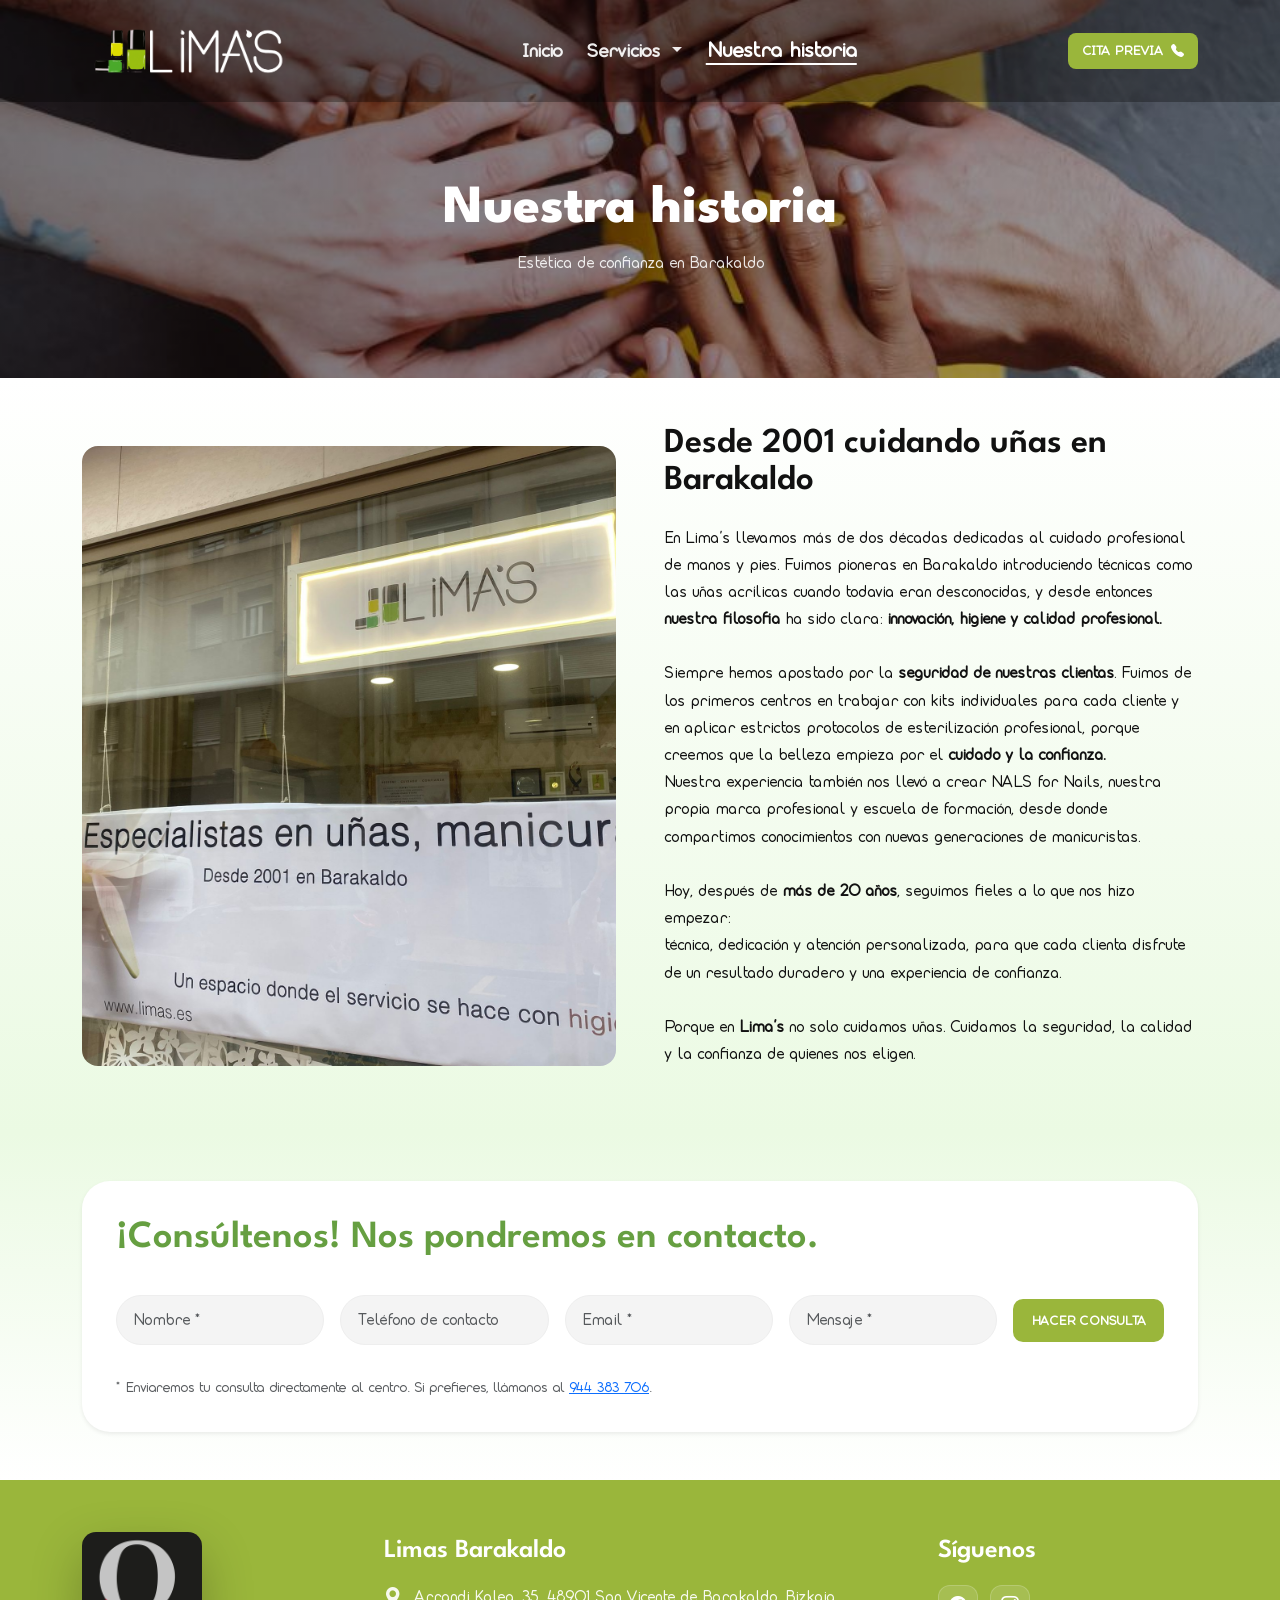
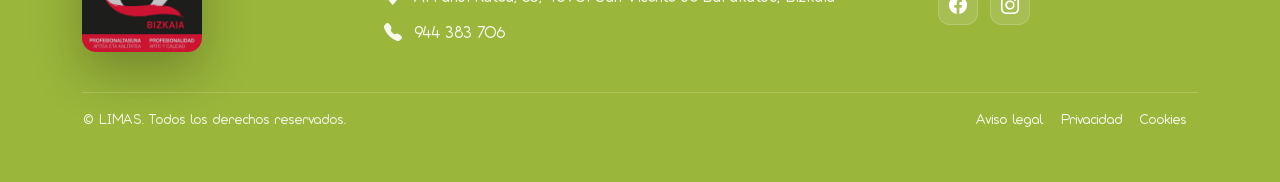
<file: app/nuestra-historia.html>
<!doctype html>
<html lang="es">
<head>
    <meta charset="utf-8" />
    <meta name="viewport" content="width=device-width, initial-scale=1" />
    <title>Sobre nosotras | LIMAS</title>
    <link rel="icon" type="image/png" href="/favicon.png">

    <meta name="theme-color" content="#9ab63b">

    <link href="https://cdn.jsdelivr.net/npm/bootstrap@5.3.2/dist/css/bootstrap.min.css" rel="stylesheet">
    <link href="https://cdn.jsdelivr.net/npm/bootstrap-icons@1.11.3/font/bootstrap-icons.css" rel="stylesheet">

    <link rel="stylesheet" href="../assets/css/common.css">
    <link rel="stylesheet" href="../assets/css/nuestra-historia.css">

    <link rel="preconnect" href="https://fonts.googleapis.com">
    <link rel="preconnect" href="https://fonts.gstatic.com" crossorigin>

    <link href="https://fonts.googleapis.com/css2?family=League+Spartan:wght@300;400;500;600;700;800&display=swap" rel="stylesheet">
</head>

<body>

<!-- NAVBAR -->
<nav id="mainNav" class="navbar navbar-expand-lg navbar-dark fixed-top nav-transparent">
    <div class="container nav-mobile-wrap">

        <!-- Logo -->
        <a class="navbar-brand d-flex align-items-center gap-2" href="index.html" aria-label="LIMAS Home">
            <img id="logoLight" src="../assets/images/logo/logoBlanco.png" alt="LIMAS" class="nav-logo">
            <img id="logoDark" src="../assets/images/logo/logoNegro.png" alt="LIMAS" class="nav-logo d-none">
        </a>

        <!-- ZONA DERECHA EN MÓVIL -->
        <div class="nav-mobile-actions d-lg-none">
            <button class="navbar-toggler" type="button" data-bs-toggle="collapse" data-bs-target="#navMenu"
                    aria-controls="navMenu" aria-expanded="false" aria-label="Abrir menú">
                <span class="navbar-toggler-icon"></span>
            </button>

            <a class="btn btn-cta btn-cta-mobile d-flex align-items-center gap-2" href="tel:+34944383706">
                <span class="cta-mobile-text">CITA PREVIA</span>
                <i class="bi bi-telephone-fill"></i>
            </a>
        </div>

        <!-- MENÚ -->
        <div class="collapse navbar-collapse" id="navMenu">
            <ul class="navbar-nav mx-auto mb-2 mb-lg-0 gap-lg-2 align-items-lg-center">

                <li class="nav-item">
                    <a class="nav-link" href="index.html">Inicio</a>
                </li>

                <li class="nav-item dropdown">
                    <a class="nav-link dropdown-toggle" href="#" id="serviciosDropdown" role="button"
                       data-bs-toggle="dropdown" aria-expanded="false">
                        Servicios
                    </a>

                    <ul class="dropdown-menu dropdown-menu-end dropdown-menu-lg-start" aria-labelledby="serviciosDropdown">
                        <li><a class="dropdown-item" href="manicura-pedicura.html">Manicura &amp; pedicura</a></li>
                        <li><a class="dropdown-item" href="unas-esculpidas.html">Uñas esculpidas</a></li>
                        <li><a class="dropdown-item" href="depilacion-cera.html">Depilación &amp; cera</a></li>
                    </ul>
                </li>

                <li class="nav-item">
                    <a class="nav-link nav-active" href="nuestra-historia.html">Nuestra historia</a>
                </li>
            </ul>

            <!-- CTA SOLO DESKTOP -->
            <div class="d-none d-lg-flex">
                <a class="btn btn-cta d-flex align-items-center gap-2" href="tel:+34944383706">
                    <span>CITA PREVIA</span>
                    <i class="bi bi-telephone-fill"></i>
                </a>
            </div>
        </div>
    </div>
</nav>

<!-- HERO simple (para que el navbar transparente tenga sentido) -->
<header class="page-hero">
    <div class="page-hero__bg"></div>
    <div class="container page-hero__content">
        <h1 class="page-hero__title">Nuestra historia</h1>
        <p class="page-hero__subtitle">Estética de confianza en Barakaldo</p>
    </div>
</header>

<!-- SECCIÓN: Estética de confianza (carrusel auto + texto) -->
<section class="section py-5 bg-section-a">
    <div class="container">
        <div class="row align-items-center g-4 g-lg-5">

            <div class="col-12 col-lg-6">
                <div id="confianzaCarousel"
                     class="carousel slide carousel-fade confianza-carousel rounded-4 overflow-hidden"
                     data-bs-ride="carousel"
                     data-bs-interval="3500"
                     data-bs-pause="false"
                     data-bs-touch="false">

                    <div class="carousel-inner">
                        <div class="carousel-item active">
                            <img src="../assets/images/local/escaparateTiendaNueva.png" class="d-block w-100" alt="Centro de estética - imagen 1" loading="lazy">
                        </div>
                        <div class="carousel-item">
                            <img src="../assets/images/local/premiosProductos.png" class="d-block w-100" alt="Centro de estética - imagen 2" loading="lazy">
                        </div>
                        <div class="carousel-item">
                            <img src="../assets/images/local/generalCentroNuevo.png" class="d-block w-100" alt="Centro de estética - imagen 3" loading="lazy">
                        </div>
                        <div class="carousel-item">
                            <img src="../assets/images/local/paredCentroNuevo.png" class="d-block w-100" alt="Centro de estética - imagen 4" loading="lazy">
                        </div>
                        <div class="carousel-item">
                            <img src="../assets/images/local/recividorTiendaNueva.png" class="d-block w-100" alt="Centro de estética - imagen 4" loading="lazy">
                        </div>
                    </div>

                </div>
            </div>

            <div class="col-12 col-lg-6">
                <h2 class="confianza-title mb-4">Desde 2001 cuidando uñas en Barakaldo</h2>

                <div class="confianza-text">
                    <p>En Lima’s llevamos más de dos décadas dedicadas al cuidado profesional de manos y pies. Fuimos pioneras en Barakaldo introduciendo técnicas como las uñas acrílicas cuando todavía eran desconocidas, y desde entonces <strong>nuestra filosofia</strong> ha sido clara: <strong>innovación, higiene y calidad profesional.</strong><br><br>

                        Siempre hemos apostado por la <strong> seguridad de nuestras clientas</strong>. Fuimos de los primeros centros en trabajar con kits individuales para cada cliente y en aplicar estrictos protocolos de esterilización profesional, porque creemos que la belleza empieza por el <strong>cuidado y la confianza.</strong><br>

                        Nuestra experiencia también nos llevó a crear NALS for Nails, nuestra propia marca profesional y escuela de formación, desde donde compartimos conocimientos con nuevas generaciones de manicuristas.<br><br>

                        Hoy, después de <strong>más de  20 años</strong>, seguimos fieles a lo que nos hizo empezar:<br>
                        técnica, dedicación y atención personalizada, para que cada clienta disfrute de un resultado duradero y una experiencia de confianza.<br><br>

                        Porque en <strong> Lima’s</strong> no solo cuidamos uñas.
                        Cuidamos la seguridad, la calidad y la confianza de quienes nos eligen.</p>
                </div>

                <!--<a class="btn btn-cta d-inline-flex align-items-center gap-2 mt-3" href="tel:+34944383706">
                    <span>RESERVA TU CITA</span>
                    <i class="bi bi-telephone-fill"></i>
                </a>-->
            </div>

        </div>
    </div>
</section>

<!-- SECCIÓN: Consúltanos (como la captura) -->
<section class="section py-5 bg-section-c">
    <div class="container">
        <div class="contact-pill shadow-sm">
            <h2 class="contact-pill__title">¡Consúltenos! Nos pondremos en contacto.</h2>

            <form id="contactForm" class="row g-3 align-items-center mt-2" novalidate>
                <div class="col-12 col-lg">
                    <input class="form-control pill-input" name="nombre" id="nombre"
                           placeholder="Nombre *" required minlength="2" maxlength="60">
                    <div class="invalid-feedback">Escribe tu nombre (mínimo 2 caracteres).</div>
                </div>

                <div class="col-12 col-lg">
                    <input class="form-control pill-input" name="telefono" id="telefono"
                           placeholder="Teléfono de contacto" inputmode="tel" maxlength="20">
                    <div class="invalid-feedback">Revisa el teléfono (solo números y +, espacios o guiones).</div>
                </div>

                <div class="col-12 col-lg">
                    <input class="form-control pill-input" type="email" name="email" id="email"
                           placeholder="Email *" required maxlength="120">
                    <div class="invalid-feedback">Introduce un email válido.</div>
                </div>

                <div class="col-12 col-lg">
                    <input class="form-control pill-input" name="mensaje" id="mensaje"
                           placeholder="Mensaje *" required minlength="10" maxlength="800">
                    <div class="invalid-feedback">Cuéntanos un poco más (mínimo 10 caracteres).</div>
                </div>

                <!-- Honeypot anti-spam (debe quedar oculto) -->
                <input type="text" name="empresa" id="empresa" class="d-none" tabindex="-1" autocomplete="off">

                <div class="col-12 col-lg-auto">
                    <button id="contactBtn" class="btn btn-cta btn-pill" type="submit">
                        HACER CONSULTA
                    </button>
                </div>

                <!-- Mensajes bonitos -->
                <div class="col-12">
                    <div id="contactAlert" class="alert d-none mb-0" role="alert"></div>
                </div>
                <p class="small text-muted mt-3 mb-0">
                    * Enviaremos tu consulta directamente al centro. Si prefieres, llámanos al
                    <a href="tel:+34944383706">944 383 706</a>.
                </p>
            </form>
        </div>
    </div>
</section>
<!-- FOOTER -->
<footer class="site-footer">
    <div class="container">
        <div class="footer-grid">

            <!-- Izquierda: sello/imagen -->
            <div>
                <img class="footer-badge" src="../assets/images/logo/certificadoCalidad.png" alt="Sello de calidad" loading="lazy">
            </div>

            <!-- Centro: datos -->
            <div>
                <div class="footer-title">Limas Barakaldo</div>
                <ul class="footer-list">
                    <li class="footer-item">
                        <i class="bi bi-geo-alt-fill"></i>
                        <span>Arrandi Kalea, 35, 48901 San Vicente de Barakaldo, Bizkaia</span>
                    </li>
                    <li class="footer-item">
                        <i class="bi bi-telephone-fill"></i>
                        <a href="tel:+34944383706">944 383 706</a>
                    </li>
                </ul>
            </div>

            <!-- Derecha: redes -->
            <div>
                <div class="footer-title">Síguenos</div>
                <div class="footer-social">
                    <a class="social-btn" href="https://www.facebook.com/LimasBarakaldoNails/" target="_blank" rel="noopener" aria-label="Facebook">
                        <i class="bi bi-facebook"></i>
                    </a>
                    <a class="social-btn" href="https://www.instagram.com/limasbarakaldonails/" target="_blank" rel="noopener" aria-label="Instagram">
                        <i class="bi bi-instagram"></i>
                    </a>
                </div>
            </div>

        </div>

        <div class="footer-bottom">
            <div>© <span id="year"></span> LIMAS. Todos los derechos reservados.</div>
            <div class="footer-links">
                <a href="../legal/aviso-legal.html">Aviso legal</a>
                <a href="../legal/privacidad.html">Privacidad</a>
                <a href="../legal/cookies.html">Cookies</a>
            </div>
        </div>
    </div>
</footer>

<button id="toTop" class="to-top" type="button" aria-label="Subir arriba"><i class="bi bi-chevron-double-up"></i></button>

<script src="https://cdn.jsdelivr.net/npm/bootstrap@5.3.2/dist/js/bootstrap.bundle.min.js"></script>
<script src="../assets/js/contact.js"></script>
<script src="../assets/js/main.js"></script>
</body>
</html>
</file>
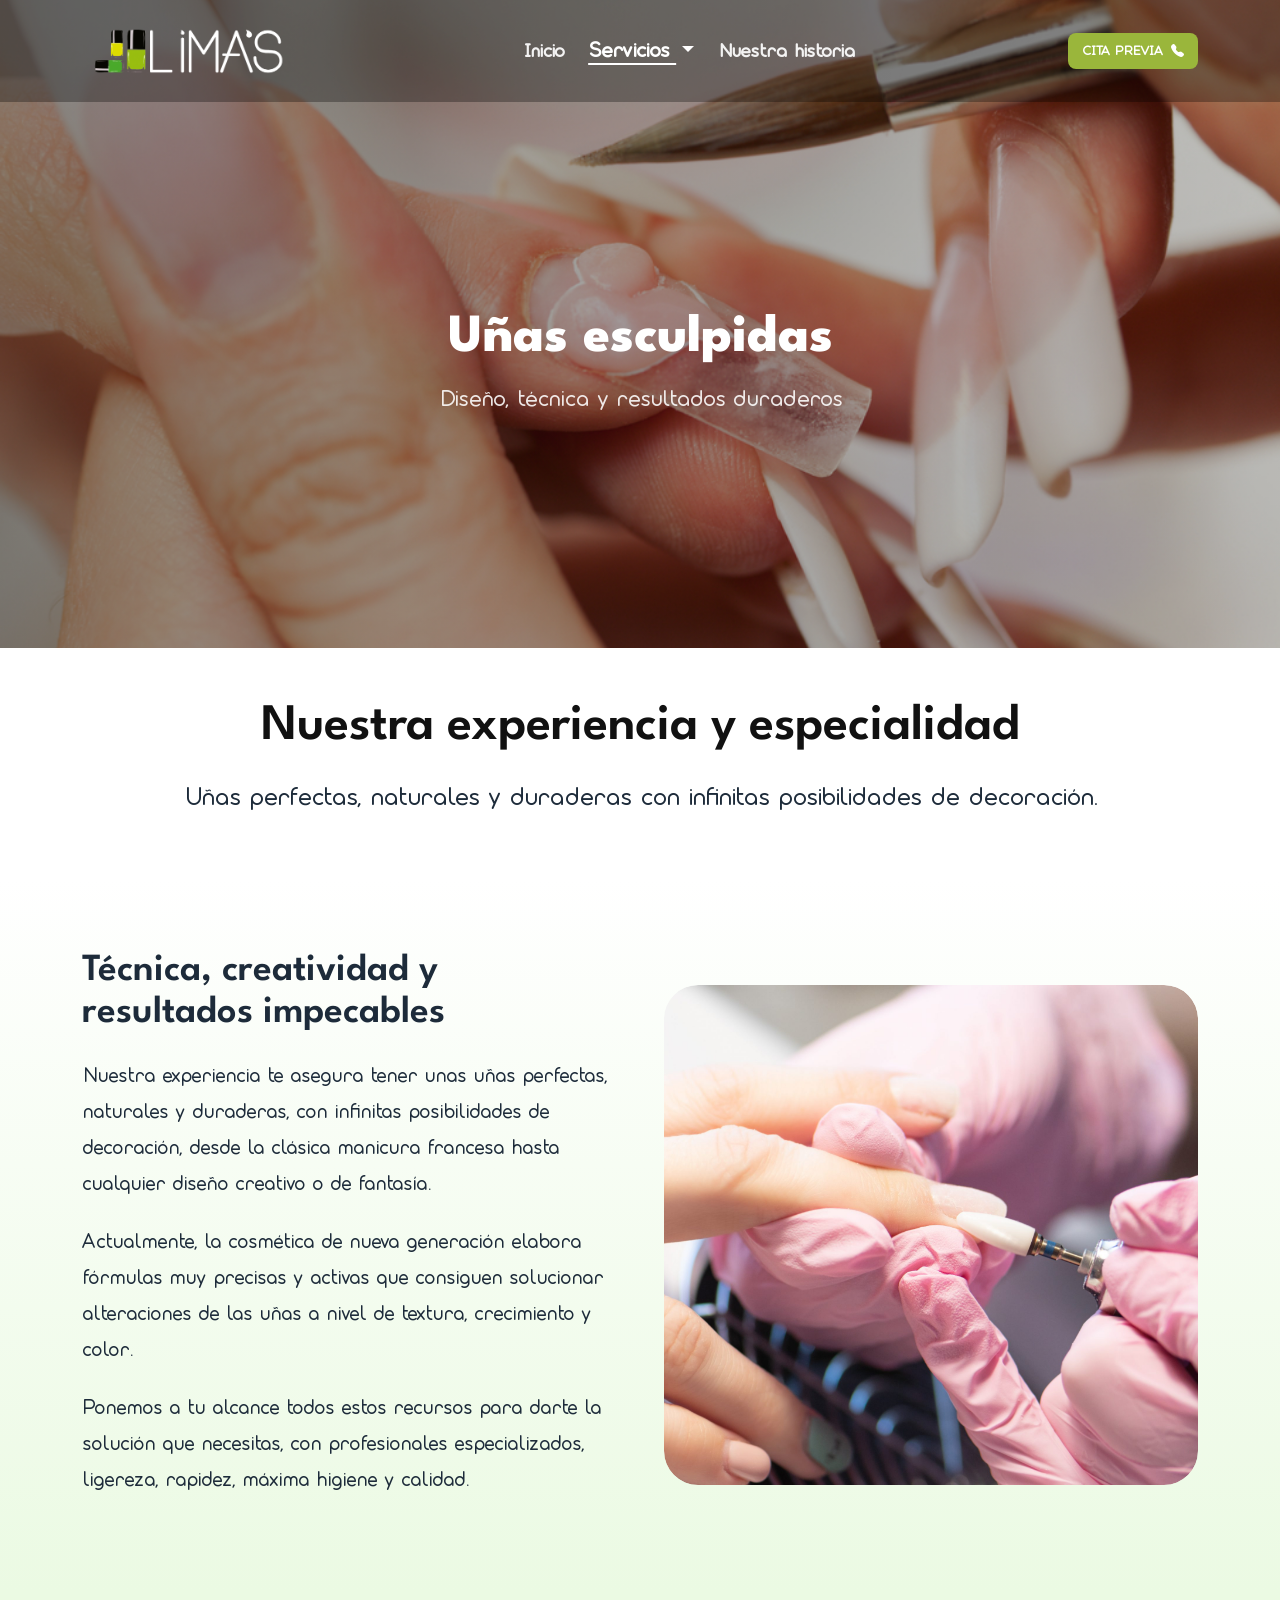
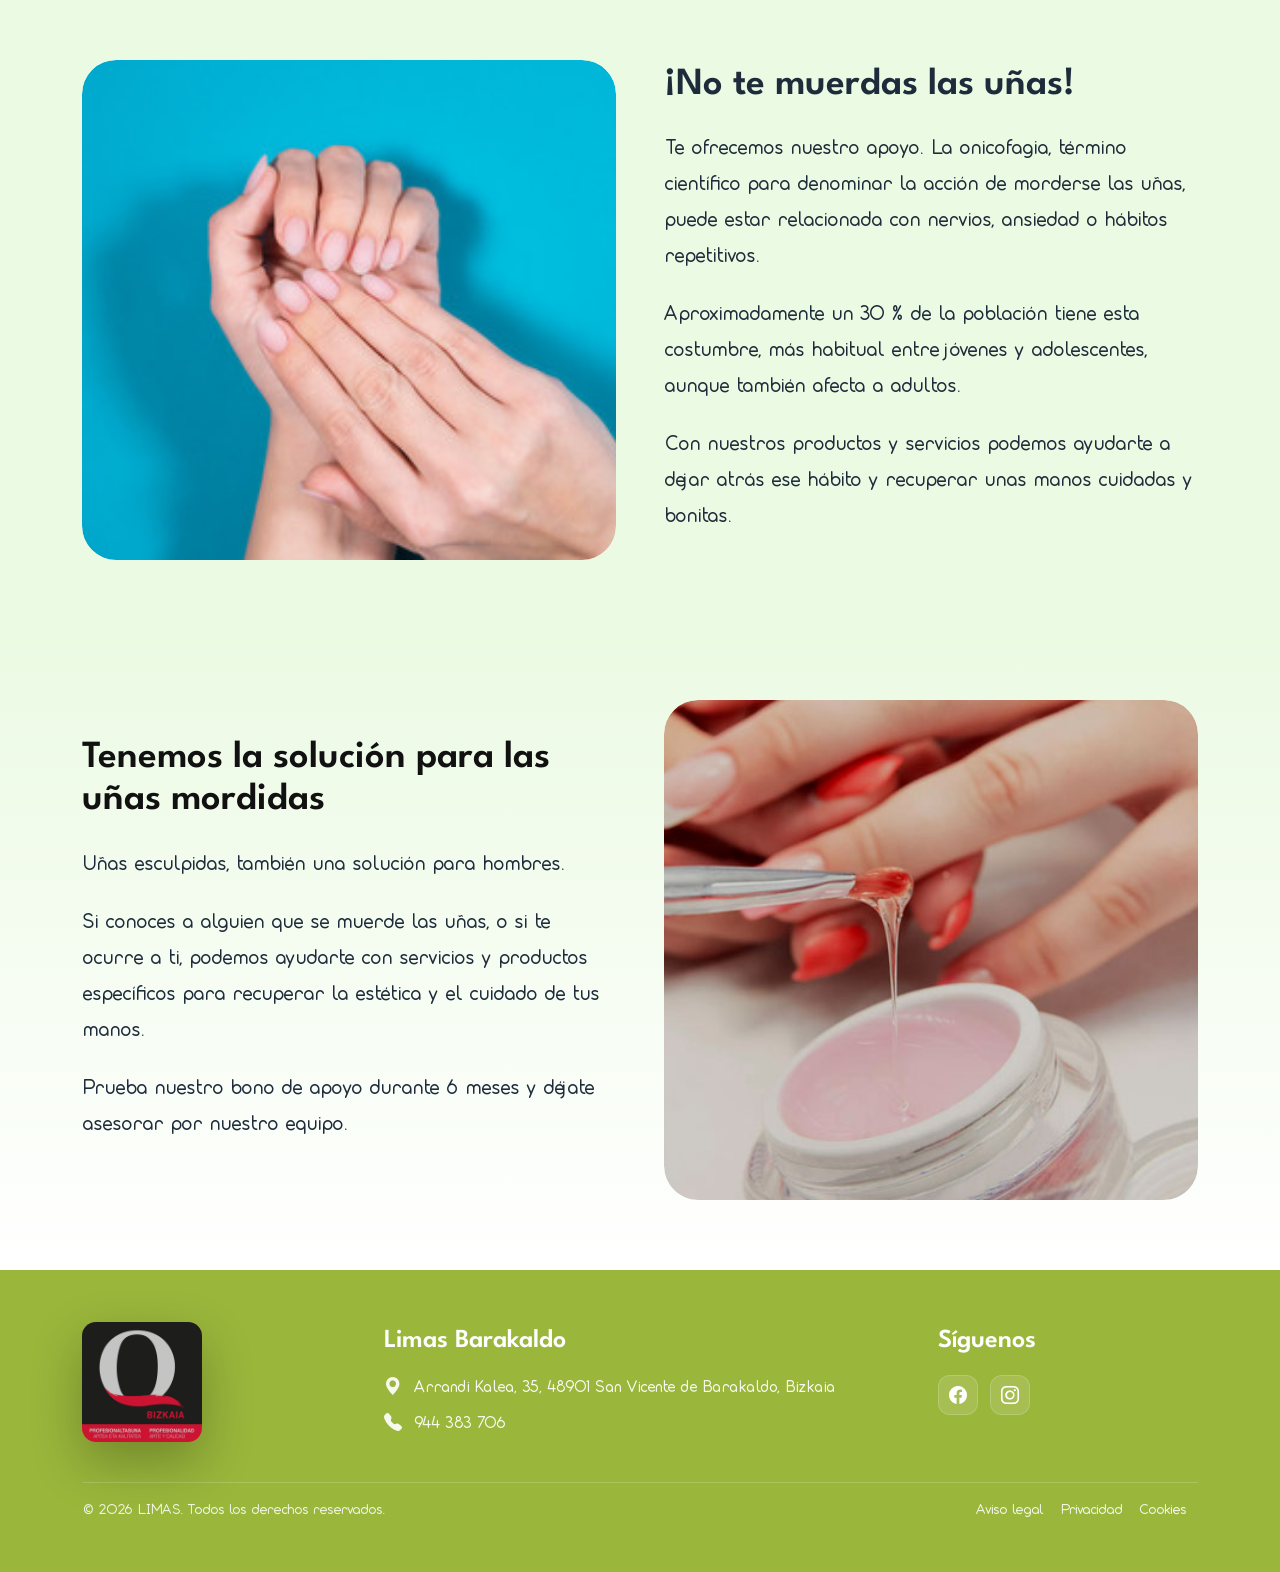
<file: app/unas-esculpidas.html>
<!doctype html>
<html lang="es">
<head>
    <meta charset="utf-8" />
    <meta name="viewport" content="width=device-width, initial-scale=1" />
    <title>Uñas esculpidas | LIMAS</title>
    <meta name="description" content="Uñas esculpidas en Barakaldo. Diseños duraderos, naturales y personalizados con máxima higiene y calidad profesional." />
    <link rel="icon" type="image/png" href="/favicon.png">

    <meta name="theme-color" content="#9ab63b">

    <link href="https://cdn.jsdelivr.net/npm/bootstrap@5.3.2/dist/css/bootstrap.min.css" rel="stylesheet">
    <link href="https://cdn.jsdelivr.net/npm/bootstrap-icons@1.11.3/font/bootstrap-icons.css" rel="stylesheet">

    <link rel="stylesheet" href="../assets/css/common.css">
    <link rel="stylesheet" href="../assets/css/servicios.css">

    <link rel="preconnect" href="https://fonts.googleapis.com">
    <link rel="preconnect" href="https://fonts.gstatic.com" crossorigin>

    <link href="https://fonts.googleapis.com/css2?family=League+Spartan:wght@300;400;500;600;700;800&display=swap" rel="stylesheet">
</head>

<body>

<!-- NAVBAR -->
<nav id="mainNav" class="navbar navbar-expand-lg navbar-dark fixed-top nav-transparent">
    <div class="container nav-mobile-wrap">

        <!-- Logo -->
        <a class="navbar-brand d-flex align-items-center gap-2" href="index.html" aria-label="LIMAS Home">
            <img id="logoLight" src="../assets/images/logo/logoBlanco.png" alt="LIMAS" class="nav-logo">
            <img id="logoDark" src="../assets/images/logo/logoNegro.png" alt="LIMAS" class="nav-logo d-none">
        </a>

        <!-- ZONA DERECHA EN MÓVIL -->
        <div class="nav-mobile-actions d-lg-none">
            <button class="navbar-toggler" type="button" data-bs-toggle="collapse" data-bs-target="#navMenu"
                    aria-controls="navMenu" aria-expanded="false" aria-label="Abrir menú">
                <span class="navbar-toggler-icon"></span>
            </button>

            <a class="btn btn-cta btn-cta-mobile d-flex align-items-center gap-2" href="tel:+34944383706">
                <span class="cta-mobile-text">CITA PREVIA</span>
                <i class="bi bi-telephone-fill"></i>
            </a>
        </div>

        <!-- MENÚ -->
        <div class="collapse navbar-collapse" id="navMenu">
            <ul class="navbar-nav mx-auto mb-2 mb-lg-0 gap-lg-2 align-items-lg-center">

                <li class="nav-item">
                    <a class="nav-link" href="index.html">Inicio</a>
                </li>

                <li class="nav-item dropdown">
                    <a class="nav-link dropdown-toggle nav-active" href="#" id="serviciosDropdown" role="button"
                       data-bs-toggle="dropdown" aria-expanded="false">
                        Servicios
                    </a>

                    <ul class="dropdown-menu dropdown-menu-end dropdown-menu-lg-start nav-active" aria-labelledby="serviciosDropdown">
                        <li><a class="dropdown-item" href="manicura-pedicura.html">Manicura &amp; pedicura</a></li>
                        <li><a class="dropdown-item active" href="unas-esculpidas.html">Uñas esculpidas</a></li>
                        <li><a class="dropdown-item" href="depilacion-cera.html">Depilación &amp; cera</a></li>
                    </ul>
                </li>

                <li class="nav-item">
                    <a class="nav-link" href="nuestra-historia.html">Nuestra historia</a>
                </li>
            </ul>

            <!-- CTA SOLO DESKTOP -->
            <div class="d-none d-lg-flex">
                <a class="btn btn-cta d-flex align-items-center gap-2" href="tel:+34944383706">
                    <span>CITA PREVIA</span>
                    <i class="bi bi-telephone-fill"></i>
                </a>
            </div>
        </div>
    </div>
</nav>

<!-- HERO -->
<header class="page-hero">
    <div class="page-hero__bg" style="background-image:url('../assets/images/servicios/unasEsculpidas.png');"></div>
    <div class="container page-hero__content">
        <h1 class="page-hero__title">Uñas esculpidas</h1>
        <p class="page-hero__subtitle">Diseño, técnica y resultados duraderos</p>
    </div>
</header>

<!-- INTRO -->
<section class="section py-5 bg-section">
    <div class="container">
        <div class="service-intro">
            <h2 class="service-intro__title">Nuestra experiencia y especialidad</h2>
            <p class="service-intro__text">
                Uñas perfectas, naturales y duraderas con infinitas posibilidades de decoración.
            </p>
        </div>
    </div>
</section>

<!-- BLOQUE 1 -->
<section class="service-block bg-section-a">
    <div class="container">
        <div class="row align-items-center g-5">
            <div class="col-12 col-lg-6">
                <div class="service-block__text">
                    <h2 class="service-block__title">Técnica, creatividad y resultados impecables</h2>
                    <p>
                        Nuestra experiencia te asegura tener unas uñas perfectas, naturales y duraderas, con infinitas posibilidades de decoración, desde la clásica manicura francesa hasta cualquier diseño creativo o de fantasía.
                    </p>
                    <p>
                        Actualmente, la cosmética de nueva generación elabora fórmulas muy precisas y activas que consiguen solucionar alteraciones de las uñas a nivel de textura, crecimiento y color.
                    </p>
                    <p>
                        Ponemos a tu alcance todos estos recursos para darte la solución que necesitas, con profesionales especializados, ligereza, rapidez, máxima higiene y calidad.
                    </p>
                </div>
            </div>
            <div class="col-12 col-lg-6">
                <div class="service-block__media">
                    <img src="../assets/images/servicios/uñasTorno.png" alt="Aplicación de uñas esculpidas">
                </div>
            </div>
        </div>
    </div>
</section>

<!-- BLOQUE 2 -->
<section class="service-block bg-section-b">
    <div class="container">
        <div class="row align-items-center g-5 flex-lg-row-reverse">
            <div class="col-12 col-lg-6">
                <div class="service-block__text">
                    <h2 class="service-block__title">¡No te muerdas las uñas!</h2>
                    <p>
                        Te ofrecemos nuestro apoyo. La onicofagia, término científico para denominar la acción de morderse las uñas, puede estar relacionada con nervios, ansiedad o hábitos repetitivos.
                    </p>
                    <p>
                        Aproximadamente un 30 % de la población tiene esta costumbre, más habitual entre jóvenes y adolescentes, aunque también afecta a adultos.
                    </p>
                    <p>
                        Con nuestros productos y servicios podemos ayudarte a dejar atrás ese hábito y recuperar unas manos cuidadas y bonitas.
                    </p>
                </div>
            </div>
            <div class="col-12 col-lg-6">
                <div class="service-block__media">
                    <img src="../assets/images/servicios/porcenanaUnas.png" alt="Apoyo para uñas mordidas">
                </div>
            </div>
        </div>
    </div>
</section>

<!-- BLOQUE 3 -->
<section class="service-block bg-section-c">
    <div class="container">
        <div class="row align-items-center g-5">
            <div class="col-12 col-lg-6">
                <div class="service-highlight">
                    <h2 class="service-block__title">Tenemos la solución para las uñas mordidas</h2>
                    <div class="service-block__text">
                        <p>
                            Uñas esculpidas, también una solución para hombres.
                        </p>
                        <p>
                            Si conoces a alguien que se muerde las uñas, o si te ocurre a ti, podemos ayudarte con servicios y productos específicos para recuperar la estética y el cuidado de tus manos.
                        </p>
                        <p>
                            Prueba nuestro bono de apoyo durante 6 meses y déjate asesorar por nuestro equipo.
                        </p>
                    </div>
                </div>
            </div>
            <div class="col-12 col-lg-6">
                <div class="service-block__media">
                    <img src="../assets/images/servicios/uñasPincelRojo.png" alt="Solución para uñas mordidas">
                </div>
            </div>
        </div>
    </div>
</section>

<!-- CTA
<section class="service-cta">
    <div class="container">
        <h2 class="service-cta__title">Reserva tu cita</h2>
        <p class="service-cta__text">
            <a class="service-phone" href="tel:+34944383706">944 383 706</a>
        </p>
    </div>
</section>
-->
<!-- FOOTER -->
<footer class="site-footer">
    <div class="container">
        <div class="footer-grid">
            <div>
                <img class="footer-badge" src="../assets/images/logo/certificadoCalidad.png" alt="Sello de calidad" loading="lazy">
            </div>

            <div>
                <div class="footer-title">Limas Barakaldo</div>
                <ul class="footer-list">
                    <li class="footer-item">
                        <i class="bi bi-geo-alt-fill"></i>
                        <span>Arrandi Kalea, 35, 48901 San Vicente de Barakaldo, Bizkaia</span>
                    </li>
                    <li class="footer-item">
                        <i class="bi bi-telephone-fill"></i>
                        <a href="tel:+34944383706">944 383 706</a>
                    </li>
                </ul>
            </div>

            <div>
                <div class="footer-title">Síguenos</div>
                <div class="footer-social">
                    <a class="social-btn" href="https://www.facebook.com/LimasBarakaldoNails/" target="_blank" rel="noopener" aria-label="Facebook">
                        <i class="bi bi-facebook"></i>
                    </a>
                    <a class="social-btn" href="https://www.instagram.com/limasbarakaldonails/" target="_blank" rel="noopener" aria-label="Instagram">
                        <i class="bi bi-instagram"></i>
                    </a>
                </div>
            </div>
        </div>

        <div class="footer-bottom">
            <div>© <span id="year"></span> LIMAS. Todos los derechos reservados.</div>
            <div class="footer-links">
                <a href="../legal/aviso-legal.html">Aviso legal</a>
                <a href="../legal/privacidad.html">Privacidad</a>
                <a href="../legal/cookies.html">Cookies</a>
            </div>
        </div>
    </div>
</footer>

<button id="toTop" class="to-top" type="button" aria-label="Subir arriba">
    <i class="bi bi-chevron-double-up"></i>
</button>

<script>
    document.getElementById('year')?.append(new Date().getFullYear());
</script>
<script src="https://cdn.jsdelivr.net/npm/bootstrap@5.3.2/dist/js/bootstrap.bundle.min.js"></script>
<script src="../assets/js/main.js"></script>

</body>
</html>
</file>
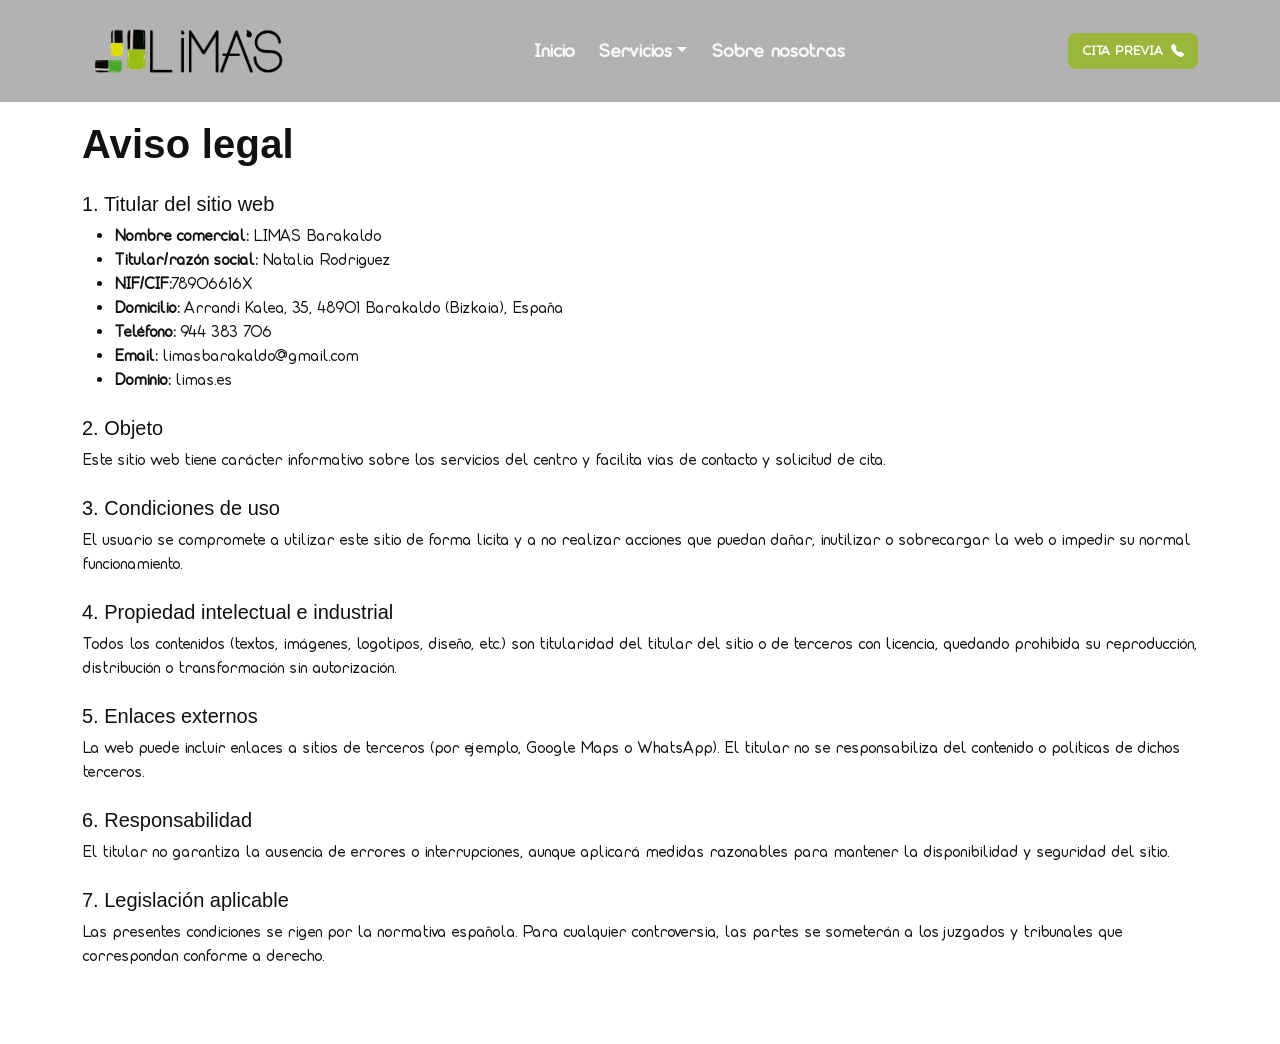
<file: legal/aviso-legal.html>
<!doctype html>
<html lang="es">
<head>
    <meta charset="utf-8" />
    <meta name="viewport" content="width=device-width, initial-scale=1" />
    <title>Aviso legal | LIMAS</title>

    <link href="https://cdn.jsdelivr.net/npm/bootstrap@5.3.2/dist/css/bootstrap.min.css" rel="stylesheet">
    <link href="https://cdn.jsdelivr.net/npm/bootstrap-icons@1.11.3/font/bootstrap-icons.css" rel="stylesheet">
    <link rel="stylesheet" href="../assets/css/common.css">
</head>
<body>

<!-- Navbar (legal) -->
<nav id="mainNav" class="navbar navbar-expand-lg navbar-light fixed-top nav-solid">
    <div class="container">
        <a class="navbar-brand d-flex align-items-center gap-2" href="../app/index.html">
            <img src="../assets/images/logo/logoNegro.png" alt="LIMAS" class="nav-logo">
        </a>
        <button class="navbar-toggler" type="button" data-bs-toggle="collapse" data-bs-target="#navMenu">
            <span class="navbar-toggler-icon"></span>
        </button>
        <div class="collapse navbar-collapse" id="navMenu">
            <ul class="navbar-nav mx-auto mb-2 mb-lg-0 gap-lg-2 align-items-lg-center">
                <li class="nav-item"><a class="nav-link" href="../app/index.html">Inicio</a></li>
                <li class="nav-item dropdown">
                    <a class="nav-link dropdown-toggle" href="#" id="serviciosDropdown" role="button" data-bs-toggle="dropdown">Servicios</a>
                    <ul class="dropdown-menu dropdown-menu-end dropdown-menu-lg-start">
                        <li><a class="dropdown-item" href="../app/manicura-pedicura.html">Manicura &amp; pedicura</a></li>
                        <li><a class="dropdown-item" href="../app/unas-esculpidas.html">Uñas esculpidas</a></li>
                        <li><a class="dropdown-item" href="../app/depilacion-cera.html">Depilación &amp; cera</a></li>
                        <li><a class="dropdown-item" href="../app/estetica-facial-corporal.html">Estética facial y corporal</a></li>
                    </ul>
                </li>
                <li class="nav-item"><a class="nav-link" href="../app/nuestra-historia.html">Sobre nosotras</a></li>
            </ul>

            <div class="d-flex">
                <a class="btn btn-cta d-flex align-items-center gap-2" href="tel:+34944383706">
                    <span>CITA PREVIA</span><i class="bi bi-telephone-fill"></i>
                </a>
            </div>
        </div>
    </div>
</nav>


<main class="container" style="padding-top:120px; padding-bottom:60px;">
    <h1 class="section-title mb-4">Aviso legal</h1>

    <h2 class="h5 mt-4">1. Titular del sitio web</h2>
    <ul>
        <li><strong>Nombre comercial:</strong> LIMAS Barakaldo</li>
        <li><strong>Titular/razón social:</strong> Natalia Rodriguez</li>
        <li><strong>NIF/CIF:</strong>78906616X</li>
        <li><strong>Domicilio:</strong> Arrandi Kalea, 35, 48901 Barakaldo (Bizkaia), España</li>
        <li><strong>Teléfono:</strong> 944 383 706</li>
        <li><strong>Email:</strong> limasbarakaldo@gmail.com</li>
        <li><strong>Dominio:</strong> limas.es</li>
    </ul>

    <h2 class="h5 mt-4">2. Objeto</h2>
    <p>
        Este sitio web tiene carácter informativo sobre los servicios del centro y facilita vías de contacto y solicitud de cita.
    </p>

    <h2 class="h5 mt-4">3. Condiciones de uso</h2>
    <p>
        El usuario se compromete a utilizar este sitio de forma lícita y a no realizar acciones que puedan dañar, inutilizar o
        sobrecargar la web o impedir su normal funcionamiento.
    </p>

    <h2 class="h5 mt-4">4. Propiedad intelectual e industrial</h2>
    <p>
        Todos los contenidos (textos, imágenes, logotipos, diseño, etc.) son titularidad del titular del sitio o de terceros con licencia,
        quedando prohibida su reproducción, distribución o transformación sin autorización.
    </p>

    <h2 class="h5 mt-4">5. Enlaces externos</h2>
    <p>
        La web puede incluir enlaces a sitios de terceros (por ejemplo, Google Maps o WhatsApp). El titular no se responsabiliza del
        contenido o políticas de dichos terceros.
    </p>

    <h2 class="h5 mt-4">6. Responsabilidad</h2>
    <p>
        El titular no garantiza la ausencia de errores o interrupciones, aunque aplicará medidas razonables para mantener la disponibilidad
        y seguridad del sitio.
    </p>

    <h2 class="h5 mt-4">7. Legislación aplicable</h2>
    <p>
        Las presentes condiciones se rigen por la normativa española. Para cualquier controversia, las partes se someterán a los juzgados y
        tribunales que correspondan conforme a derecho.
    </p>
</main>

<script src="https://cdn.jsdelivr.net/npm/bootstrap@5.3.2/dist/js/bootstrap.bundle.min.js"></script>
<script src="../assets/js/main.js"></script>
</body>
</html>
</file>
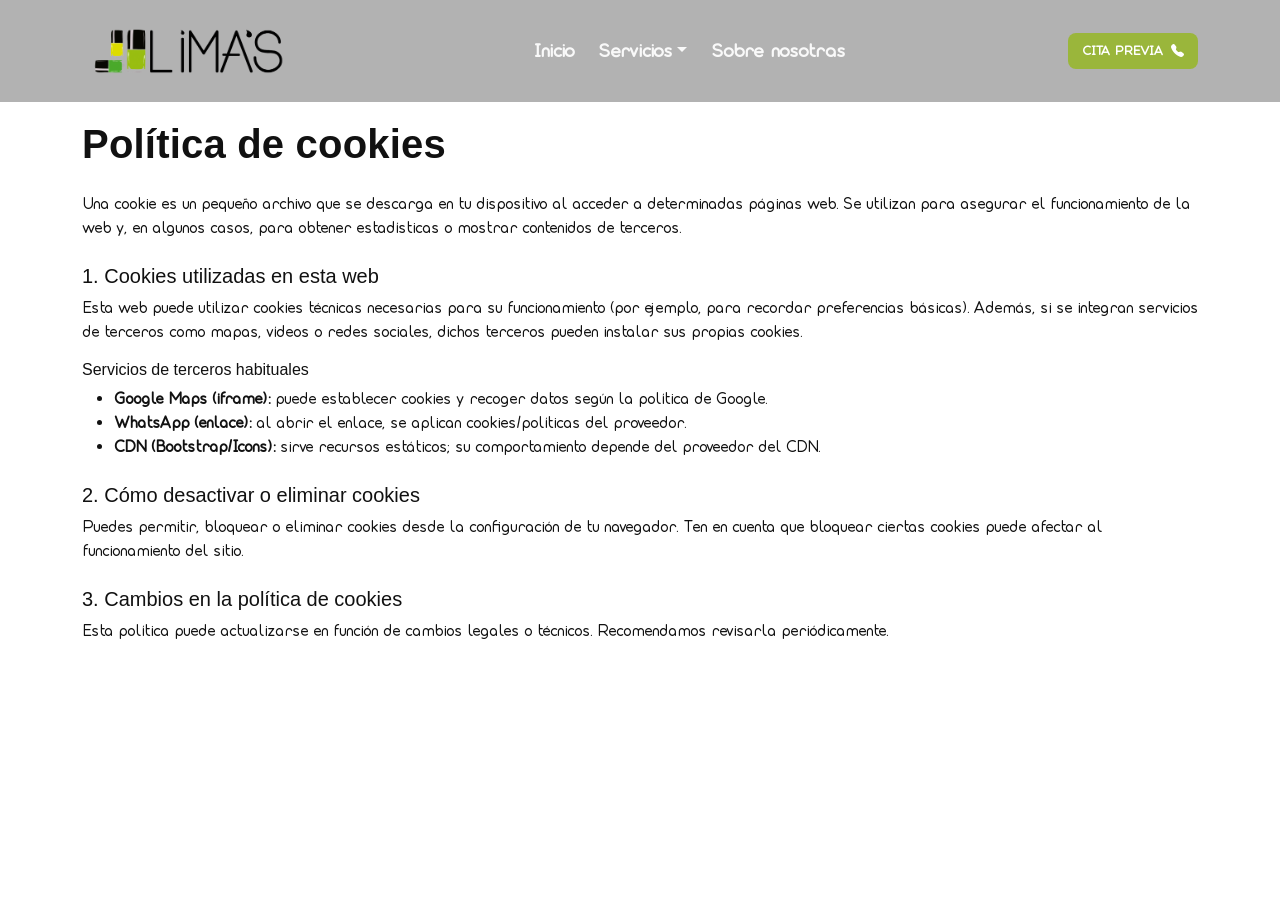
<file: legal/cookies.html>
<!doctype html>
<html lang="es">
<head>
    <meta charset="utf-8" />
    <meta name="viewport" content="width=device-width, initial-scale=1" />
    <title>Política de cookies | LIMAS</title>

    <link href="https://cdn.jsdelivr.net/npm/bootstrap@5.3.2/dist/css/bootstrap.min.css" rel="stylesheet">
    <link href="https://cdn.jsdelivr.net/npm/bootstrap-icons@1.11.3/font/bootstrap-icons.css" rel="stylesheet">
    <link rel="stylesheet" href="../assets/css/common.css">
</head>
<body>

<nav id="mainNav" class="navbar navbar-expand-lg navbar-light fixed-top nav-solid">
    <div class="container">
        <a class="navbar-brand d-flex align-items-center gap-2" href="../app/index.html">
            <img src="../assets/images/logo/logoNegro.png" alt="LIMAS" class="nav-logo">
        </a>
        <button class="navbar-toggler" type="button" data-bs-toggle="collapse" data-bs-target="#navMenu">
            <span class="navbar-toggler-icon"></span>
        </button>
        <div class="collapse navbar-collapse" id="navMenu">
            <ul class="navbar-nav mx-auto mb-2 mb-lg-0 gap-lg-2 align-items-lg-center">
                <li class="nav-item"><a class="nav-link" href="../app/index.html">Inicio</a></li>
                <li class="nav-item dropdown">
                    <a class="nav-link dropdown-toggle" href="#" id="serviciosDropdown" role="button" data-bs-toggle="dropdown">Servicios</a>
                    <ul class="dropdown-menu dropdown-menu-end dropdown-menu-lg-start">
                        <li><a class="dropdown-item" href="../app/manicura-pedicura.html">Manicura &amp; pedicura</a></li>
                        <li><a class="dropdown-item" href="../app/unas-esculpidas.html">Uñas esculpidas</a></li>
                        <li><a class="dropdown-item" href="../app/depilacion-cera.html">Depilación &amp; cera</a></li>
                        <li><a class="dropdown-item" href="../app/estetica-facial-corporal.html">Estética facial y corporal</a></li>
                    </ul>
                </li>
                <li class="nav-item"><a class="nav-link" href="../app/nuestra-historia.html">Sobre nosotras</a></li>
            </ul>

            <div class="d-flex">
                <a class="btn btn-cta d-flex align-items-center gap-2" href="tel:+34944383706">
                    <span>CITA PREVIA</span><i class="bi bi-telephone-fill"></i>
                </a>
            </div>
        </div>
    </div>
</nav>

<main class="container" style="padding-top:120px; padding-bottom:60px;">
    <h1 class="section-title mb-4">Política de cookies</h1>

    <p>
        Una cookie es un pequeño archivo que se descarga en tu dispositivo al acceder a determinadas páginas web. Se utilizan para asegurar el funcionamiento
        de la web y, en algunos casos, para obtener estadísticas o mostrar contenidos de terceros.
    </p>

    <h2 class="h5 mt-4">1. Cookies utilizadas en esta web</h2>
    <p>
        Esta web puede utilizar cookies técnicas necesarias para su funcionamiento (por ejemplo, para recordar preferencias básicas).
        Además, si se integran servicios de terceros como mapas, vídeos o redes sociales, dichos terceros pueden instalar sus propias cookies.
    </p>

    <h3 class="h6 mt-3">Servicios de terceros habituales</h3>
    <ul>
        <li><strong>Google Maps (iframe):</strong> puede establecer cookies y recoger datos según la política de Google.</li>
        <li><strong>WhatsApp (enlace):</strong> al abrir el enlace, se aplican cookies/políticas del proveedor.</li>
        <li><strong>CDN (Bootstrap/Icons):</strong> sirve recursos estáticos; su comportamiento depende del proveedor del CDN.</li>
    </ul>

    <h2 class="h5 mt-4">2. Cómo desactivar o eliminar cookies</h2>
    <p>
        Puedes permitir, bloquear o eliminar cookies desde la configuración de tu navegador. Ten en cuenta que bloquear ciertas cookies puede afectar al
        funcionamiento del sitio.
    </p>

    <h2 class="h5 mt-4">3. Cambios en la política de cookies</h2>
    <p>
        Esta política puede actualizarse en función de cambios legales o técnicos. Recomendamos revisarla periódicamente.
    </p>
</main>

<script src="https://cdn.jsdelivr.net/npm/bootstrap@5.3.2/dist/js/bootstrap.bundle.min.js"></script>
<script src="../assets/js/main.js"></script>
</body>
</html>
</file>
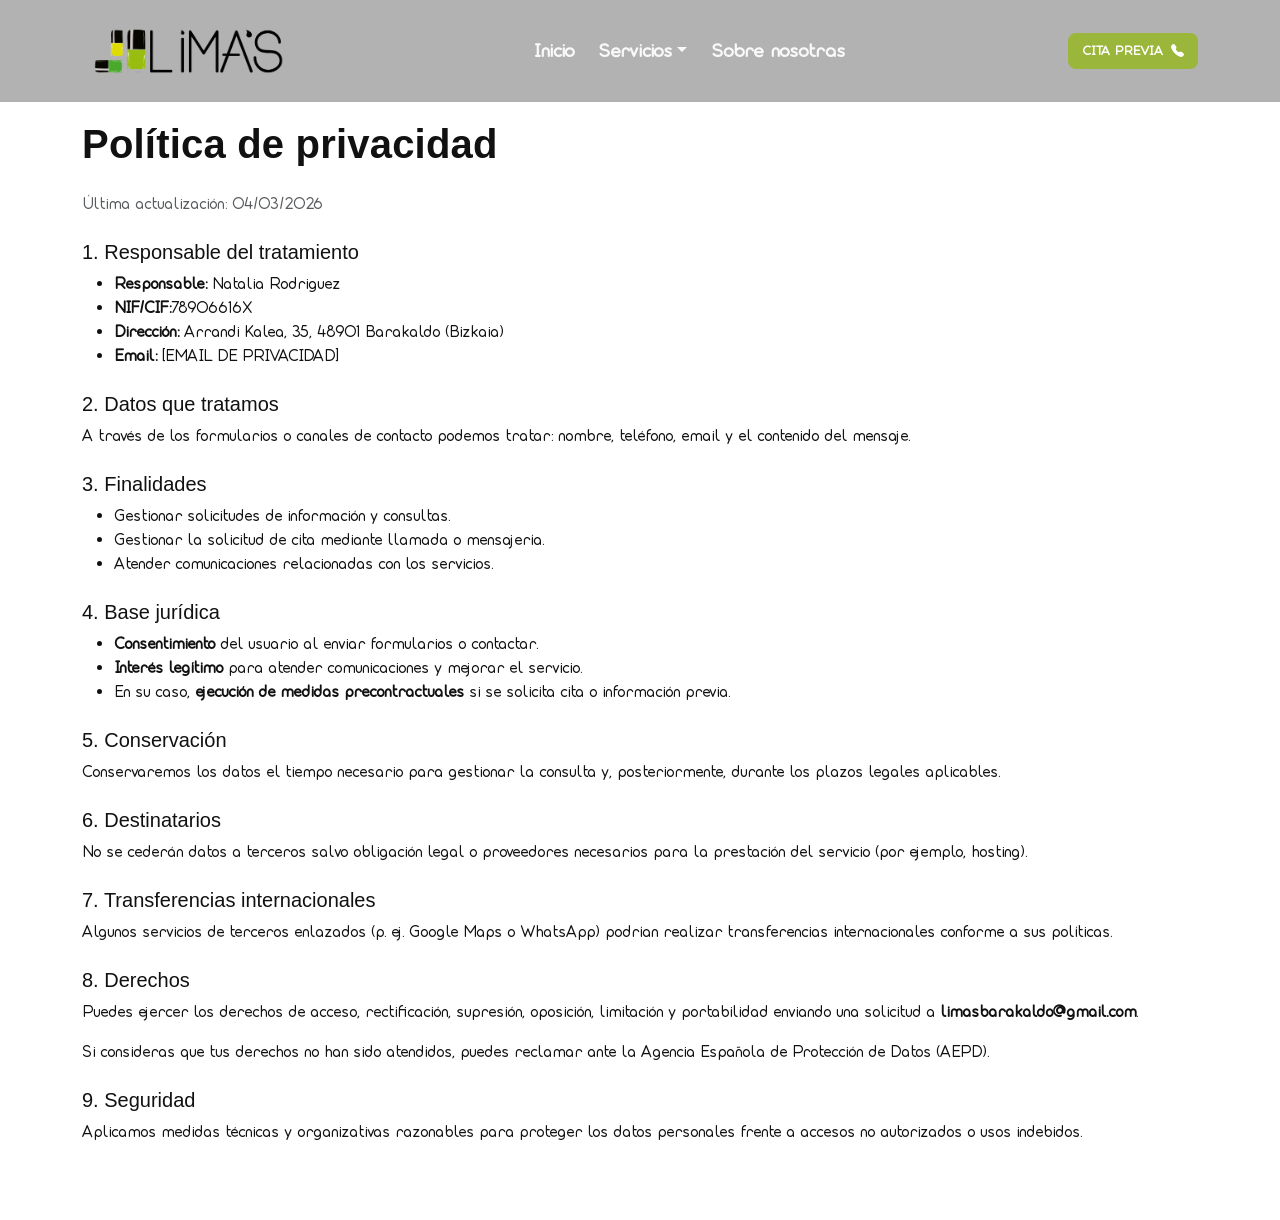
<file: legal/privacidad.html>
<!doctype html>
<html lang="es">
<head>
    <meta charset="utf-8" />
    <meta name="viewport" content="width=device-width, initial-scale=1" />
    <title>Política de privacidad | LIMAS</title>

    <link href="https://cdn.jsdelivr.net/npm/bootstrap@5.3.2/dist/css/bootstrap.min.css" rel="stylesheet">
    <link href="https://cdn.jsdelivr.net/npm/bootstrap-icons@1.11.3/font/bootstrap-icons.css" rel="stylesheet">
    <link rel="stylesheet" href="../assets/css/common.css">
</head>
<body>

<nav id="mainNav" class="navbar navbar-expand-lg navbar-light fixed-top nav-solid">
    <div class="container">
        <a class="navbar-brand d-flex align-items-center gap-2" href="../app/index.html">
            <img src="../assets/images/logo/logoNegro.png" alt="LIMAS" class="nav-logo">
        </a>
        <button class="navbar-toggler" type="button" data-bs-toggle="collapse" data-bs-target="#navMenu">
            <span class="navbar-toggler-icon"></span>
        </button>
        <div class="collapse navbar-collapse" id="navMenu">
            <ul class="navbar-nav mx-auto mb-2 mb-lg-0 gap-lg-2 align-items-lg-center">
                <li class="nav-item"><a class="nav-link" href="../app/index.html">Inicio</a></li>
                <li class="nav-item dropdown">
                    <a class="nav-link dropdown-toggle" href="#" id="serviciosDropdown" role="button" data-bs-toggle="dropdown">Servicios</a>
                    <ul class="dropdown-menu dropdown-menu-end dropdown-menu-lg-start">
                        <li><a class="dropdown-item" href="../app/manicura-pedicura.html">Manicura &amp; pedicura</a></li>
                        <li><a class="dropdown-item" href="../app/unas-esculpidas.html">Uñas esculpidas</a></li>
                        <li><a class="dropdown-item" href="../app/depilacion-cera.html">Depilación &amp; cera</a></li>
                        <li><a class="dropdown-item" href="../app/estetica-facial-corporal.html">Estética facial y corporal</a></li>
                    </ul>
                </li>
                <li class="nav-item"><a class="nav-link" href="../app/nuestra-historia.html">Sobre nosotras</a></li>
            </ul>

            <div class="d-flex">
                <a class="btn btn-cta d-flex align-items-center gap-2" href="tel:+34944383706">
                    <span>CITA PREVIA</span><i class="bi bi-telephone-fill"></i>
                </a>
            </div>
        </div>
    </div>
</nav>

<main class="container" style="padding-top:120px; padding-bottom:60px;">
    <h1 class="section-title mb-4">Política de privacidad</h1>

    <p class="text-muted">Última actualización: 04/03/2026</p>

    <h2 class="h5 mt-4">1. Responsable del tratamiento</h2>
    <ul>
        <li><strong>Responsable:</strong> Natalia Rodriguez</li>
        <li><strong>NIF/CIF:</strong>78906616X</li>
        <li><strong>Dirección:</strong> Arrandi Kalea, 35, 48901 Barakaldo (Bizkaia)</li>
        <li><strong>Email:</strong> [EMAIL DE PRIVACIDAD]</li>
    </ul>

    <h2 class="h5 mt-4">2. Datos que tratamos</h2>
    <p>
        A través de los formularios o canales de contacto podemos tratar: nombre, teléfono, email y el contenido del mensaje.
    </p>

    <h2 class="h5 mt-4">3. Finalidades</h2>
    <ul>
        <li>Gestionar solicitudes de información y consultas.</li>
        <li>Gestionar la solicitud de cita mediante llamada o mensajería.</li>
        <li>Atender comunicaciones relacionadas con los servicios.</li>
    </ul>

    <h2 class="h5 mt-4">4. Base jurídica</h2>
    <ul>
        <li><strong>Consentimiento</strong> del usuario al enviar formularios o contactar.</li>
        <li><strong>Interés legítimo</strong> para atender comunicaciones y mejorar el servicio.</li>
        <li>En su caso, <strong>ejecución de medidas precontractuales</strong> si se solicita cita o información previa.</li>
    </ul>

    <h2 class="h5 mt-4">5. Conservación</h2>
    <p>
        Conservaremos los datos el tiempo necesario para gestionar la consulta y, posteriormente, durante los plazos legales aplicables.
    </p>

    <h2 class="h5 mt-4">6. Destinatarios</h2>
    <p>
        No se cederán datos a terceros salvo obligación legal o proveedores necesarios para la prestación del servicio (por ejemplo, hosting).
    </p>

    <h2 class="h5 mt-4">7. Transferencias internacionales</h2>
    <p>
        Algunos servicios de terceros enlazados (p. ej. Google Maps o WhatsApp) podrían realizar transferencias internacionales conforme a sus políticas.
    </p>

    <h2 class="h5 mt-4">8. Derechos</h2>
    <p>
        Puedes ejercer los derechos de acceso, rectificación, supresión, oposición, limitación y portabilidad enviando una solicitud a
        <strong>limasbarakaldo@gmail.com</strong>.
    </p>
    <p>
        Si consideras que tus derechos no han sido atendidos, puedes reclamar ante la Agencia Española de Protección de Datos (AEPD).
    </p>

    <h2 class="h5 mt-4">9. Seguridad</h2>
    <p>
        Aplicamos medidas técnicas y organizativas razonables para proteger los datos personales frente a accesos no autorizados o usos indebidos.
    </p>
</main>

<script src="https://cdn.jsdelivr.net/npm/bootstrap@5.3.2/dist/js/bootstrap.bundle.min.js"></script>
<script src="../assets/js/main.js"></script>
</body>
</html>
</file>
<file: assets/css/common.css>
/* =========================
   COMMON (todas las páginas)
   ========================= */
:root{
  --verde-lima-clasico: #9ab63b; /* verde lima clasico*/
  --verde-hoja: #669f41; /* verde hoja*/
  --verde-lima-neon: #d1cf2e;
  --text-dark: #111;
  --soft-bg: #EBFAE3;
  --muted: rgba(17,17,17,.7);
}

/* =========================
   MODULUS FONT
========================= */

@font-face {
  font-family: "Modulus";
  src: url("/assets/fonts/ModulusPro-Medium.woff2") format("woff2"),
       url("/assets/fonts/ModulusPro-Medium.woff") format("woff");
  font-weight: 400;
  font-style: normal;
  font-display: swap;
}

@font-face {
  font-family: "Modulus-Bold";
  src: url("/assets/fonts/ModulusPro-Bold.woff2") format("woff2"),
       url("/assets/fonts/ModulusPro-Bold.woff") format("woff");
  font-weight: 700;
  font-style: normal;
  font-display: swap;
}

body{
    font-family: "Modulus", system-ui, -apple-system, Segoe UI, Roboto, Arial, sans-serif;
    color: var(--text-dark);
}

h1,h2,h3,h4,h5,h6,
.section-title,
.hero-title,
.page-hero__title,
.service-block__title,
.service-intro__title,
.service-cta__title,
.footer-title,
.confianza-title,
.contact-pill__title{
  font-family: "League Spartan", sans-serif;
}
/*
.service-intro__title,
.confianza-title,
.contact-pill__title{
  color: var(--verde-hoja) !important;
}*/


.section-title{
  font-weight: 600;
  letter-spacing: .2px;
}

.bg-soft{ background: var(--soft-bg); }

.bg-section-a{
  background: linear-gradient(180deg, #FFFFFF 0%, var(--soft-bg) 100%) !important;
}

.bg-section-b{
  background: var(--soft-bg) !important;
}

.bg-section-c{
  background: linear-gradient(0deg, #FFFFFF 0%, var(--soft-bg) 100%) !important;
}


/* ===== Navbar ===== */
.nav-logo{
  height: 64px;
  width: auto;
}

#mainNav{
  transition: background-color .25s ease, box-shadow .25s ease;
  padding-top: 14px;
  padding-bottom: 14px;
}

#mainNav.nav-transparent{
  background: rgba(0,0,0,0.30);
  box-shadow: none;
}

#mainNav.nav-solid{
  background: #fff;
  box-shadow: 0 8px 28px rgba(0,0,0,.08);
}

/* Links */
#mainNav .nav-link{
  font-size: 19px;
  font-weight: 600;
}

#mainNav.nav-transparent .nav-link{
  color: rgba(255,255,255,.92);
}

#mainNav.nav-transparent .nav-link:hover{
  color: #fff;
  text-decoration: underline;
  text-underline-offset: 6px;
}

#mainNav.nav-solid .nav-link{
  color: #111 !important;
}

#mainNav.nav-solid .nav-link:hover{
  color: var(--verde-lima-clasico) !important;
  text-decoration: underline;
  text-underline-offset: 6px;
}

/* ===== NAV: item activo ===== */
#mainNav .nav-link.nav-active{
  font-weight: 800;
  font-size: 21px;
}

/* Cuando el nav está BLANCO (solid): activo en verde */
#mainNav.nav-solid .nav-link.nav-active{
  color: var(--verde-lima-clasico) !important;
}

/* Cuando el nav está TRANSPARENTE: activo claro + subrayado */
#mainNav.nav-transparent .nav-link.nav-active{
  color: #fff !important;
  text-decoration: underline;
  text-underline-offset: 6px;
}

/* Dropdown: que el toggle activo también destaque */
#mainNav .dropdown-toggle.nav-active{
  font-weight: 700;
}

/* Estado activo del dropdown */
#mainNav .dropdown-menu .dropdown-item.active,
#mainNav .dropdown-menu .dropdown-item:active{
  background: rgba(110,127,27,.15);
  color: var(--verde-lima-clasico) !important;
  font-weight: 700;
}

/* Activo + hover */
#mainNav .dropdown-menu .dropdown-item.active:hover,
#mainNav .dropdown-menu .dropdown-item:active:hover{
  background: rgba(110,127,27,.15);
  color: var(--verde-hoja) !important;
  font-weight: 700;
}

/* Hover normal solo para los NO activos */
#mainNav .dropdown-menu .dropdown-item:not(.active):hover{
  background: rgba(110,127,27,.10);
  color: var(--verde-lima-clasico) !important;
  font-weight: 700;
}

.nav-mobile-wrap{
  position: relative;
}

.nav-mobile-actions{
  display: none;
}

/* Botón CTA */
.btn-cta{
  background: var(--verde-lima-clasico);
  border: 0;
  color: #fff;
  font-weight: 700;
  padding: 8px 14px;
  border-radius: 8px;
  font-size: 13px;
  letter-spacing: .2px;
  transition: transform .15s ease, filter .15s ease, background .15s ease;
}

.btn-cta:hover{
  background: var(--verde-lima-neon);
  color: #fff;
  filter: brightness(1.05);
  transform: translateY(-1px);
}

.btn-cta i{ color:#fff; }

/* Botón subir */
.to-top{
  position: fixed;
  right: 18px;
  bottom: 18px;
  width: 42px;
  height: 42px;
  border-radius: 10px;
  border: 0;
  background: rgba(0,0,0,.38);
  color: #fff;
  display: none;
  box-shadow: 0 12px 30px rgba(0,0,0,.18);
  z-index: 9999;
}
.to-top.show{ display: inline-grid; place-items: center; }
.to-top:hover{ filter: brightness(1.05); }

/* ===== Footer (moderno, basado en tu captura) ===== */
.site-footer{
  background: var(--verde-lima-clasico);
  color: #fff;
  padding: 52px 0;
}

.footer-grid{
  display: grid;
  grid-template-columns: 260px 1fr 260px;
  gap: 42px;
  align-items: start;
}

.footer-badge{
  width: 120px;
  max-width: 100%;
  border-radius: 14px;
  overflow: hidden;
  box-shadow: 0 20px 50px rgba(0,0,0,.25);
}

.footer-title{
  font-weight: 600;
  font-size: 26px;
  margin-bottom: 14px;
}

.footer-list{
  list-style: none;
  padding: 0;
  margin: 0;
  display: grid;
  gap: 12px;
}

.footer-item{
  display: flex;
  gap: 12px;
  align-items: flex-start;
  color: rgba(255,255,255,.92);
}

.footer-item i{
  font-size: 18px;
  line-height: 1.2;
  color: rgba(255,255,255,.92);
}

.footer-item a{
  color: rgba(255,255,255,.92);
  text-decoration: none;
}
.footer-item a:hover{ text-decoration: underline; }

.footer-social{
  display: flex;
  gap: 12px;
  margin-top: 10px;
}

.social-btn{
  width: 40px;
  height: 40px;
  border-radius: 12px;
  display: inline-grid;
  place-items: center;
  background: rgba(255,255,255,.12);
  border: 1px solid rgba(255,255,255,.18);
  color: #fff;
  text-decoration: none;
  transition: transform .15s ease, filter .15s ease;
}
.social-btn:hover{
  scale: 1.05;
  background: rgba(209, 207, 46, .50);
  filter: brightness(1.05);
  transition: scale .35s ease;
  transition: color .35s ease;
 }
.social-btn i{ font-size: 18px; }

.footer-bottom{
  margin-top: 40px;
  padding-top: 16px;
  border-top: 1px solid rgba(255,255,255,.18);
  display: flex;
  flex-wrap: wrap;
  gap: 10px 18px;
  justify-content: space-between;
  color: rgba(255,255,255,.85);
  font-size: 14px;
}

.footer-links a{
  color: rgba(255,255,255,.88);
  text-decoration: none;
  margin-right: 12px;
}
.footer-links a:hover{ text-decoration: underline; }

/* ===== Responsive ===== */
@media (max-width: 992px){
  .footer-grid{
    grid-template-columns: 1fr;
  }
  .nav-logo{ height: 42px; }

  /* En móvil, cuando el menú se despliega sobre transparente, lo hacemos blanco para leer */
  .navbar-collapse{
    background: #fff;
    border-radius: 14px;
    padding: 14px;
    margin-top: 10px;
    box-shadow: 0 18px 45px rgba(0,0,0,.12);
  }
  /* =========================================
     MENÚ TOGGLE (MÓVIL) -> estilo "SOLID"
     aunque el navbar esté en transparent
     ========================================= */
  @media (max-width: 991.98px){

    #mainNav .container{
      display: flex;
      align-items: center;
      justify-content: space-between;
    }

    /* Logo */
    .navbar-brand{
      margin-right: 0;
      z-index: 3;
    }

    /* Grupo derecho móvil */
    .nav-mobile-actions{
      display: flex;
      align-items: center;
      gap: 14px;
      margin-left: auto;
      z-index: 3;
    }

    /* Botón hamburguesa: solo las líneas */
    .navbar-toggler{
      border: 0 !important;
      box-shadow: none !important;
      padding: 0;
      background: transparent;
      border-radius: 0;
      display: flex;
      align-items: center;
      justify-content: center;
      order: 1;
    }

    .navbar-toggler:focus{
      box-shadow: none !important;
      outline: none;
    }

    /* Colocar hamburguesa entre logo y CTA */
    .navbar-toggler{
      position: absolute;
      left: 50%;
      transform: translateX(-50%);
    }

    /* Icono hamburguesa */
    #mainNav.nav-transparent .navbar-toggler-icon{
      filter: brightness(0) invert(1);
    }

    #mainNav.nav-solid .navbar-toggler-icon{
      filter: none;
    }

    /* CTA móvil */
    .btn-cta-mobile{
      padding: 8px 10px;
      font-size: 12px;
      border-radius: 8px;
      white-space: nowrap;
      order: 2;
    }

    /* El menú desplegado baja debajo de todo */
    #mainNav .navbar-collapse{
      width: 100%;
      flex-basis: 100%;
    }

    /* El contenedor desplegado: blanco, redondeado, con sombra */
    #mainNav.nav-transparent .navbar-collapse{
      background: #fff;
      border-radius: 14px;
      padding: 14px;
      margin-top: 10px;
      box-shadow: 0 18px 45px rgba(0,0,0,.12);
    }

    /* Links dentro del menú desplegado: negros como solid */
    #mainNav.nav-transparent .navbar-collapse .nav-link{
      color: #111 !important;
    }

    /* Hover dentro del menú desplegado */
    #mainNav.nav-transparent .navbar-collapse .nav-link:hover{
      color: #111 !important;
      text-decoration: underline;
      text-underline-offset: 6px;
    }

    /* Activo dentro del menú desplegado: verde corporativo */
    #mainNav.nav-transparent .navbar-collapse .nav-link.nav-active{
      color: var(--verde-lima-clasico) !important;
      font-weight: 800;
    }

    /* Dropdown menu (la lista que se abre) */
    #mainNav .navbar-collapse .dropdown-menu{
      border-radius: 12px;
      border: 1px solid rgba(0,0,0,.08);
      box-shadow: 0 18px 45px rgba(0,0,0,.10);
    }

    #mainNav.nav-transparent .navbar-collapse .dropdown-item{
      color: #111;
    }

    #mainNav.nav-transparent .navbar-collapse .dropdown-item.active,
    #mainNav.nav-transparent .navbar-collapse .dropdown-item:active{
      background: rgba(110,127,27,.15);
      color: var(--verde-lima-clasico);
      font-weight: 700;
    }
  }
  @media (max-width: 431.98px){

    .nav-logo{
      height: 37px;
    }

    .btn-cta-mobile{
      width: 38px;
      height: 38px;
      padding: 0;
      border-radius: 10px;
      display: flex;
      align-items: center;
      justify-content: center;
    }

    .cta-mobile-text{
      display: none;
    }

    .btn-cta-mobile i{
      font-size: 16px;
    }

  }
}
</file>
<file: assets/css/index.css>
/* =========================
   INDEX (solo home)
   ========================= */

/* Hero Carousel */
.hero{ position: relative; }

.hero-slide{
  min-height: 78vh;
  background-size: cover;
  background-position: center;
  position: relative;
}

.hero-overlay{
  position: absolute;
  inset: 0;
  background: linear-gradient(90deg, rgba(0,0,0,.35), rgba(0,0,0,.15));
}

.hero-content{
  position: absolute;
  inset: 0;
  display: flex;
  flex-direction: column;
  justify-content: center;
  align-items: flex-end;
  text-align: right;
  padding-top: 90px;
}

.hero-title{
  color: #fff;
  font-weight: 800;
  letter-spacing: 2px;
  font-size: clamp(42px, 6vw, 88px);
  margin: 0;
}

.hero-title-sm{
  font-size: clamp(28px, 4vw, 54px);
  letter-spacing: 1px;
}

.hero-subtitle{
  color: rgba(255,255,255,.85);
  font-size: clamp(18px, 2.2vw, 34px);
  margin-top: 6px;
  margin-bottom: 18px;
}

.btn-hero{
  background: var(--verde-lima-clasico);
  color: #fff;
  border: 0;
  padding: 10px 18px;
  border-radius: 999px;
  font-weight: 700;
  letter-spacing: .6px;
  font-size: 13px;
  transition: transform .15s ease, background .15s ease;
}
.btn-hero:hover{
  background: var(--verde-lima-neon);
  color:white;
  transform: translateY(-1px);
}

/* Ofertas */
.offer-icon{
  width: 150px;
  height: 150px;
  border-radius: 999px;
  background: var(--soft-bg);
  box-shadow: 0 18px 40px rgba(0,0,0,.18);
  margin: 0 auto 18px auto;
  display: grid;
  place-items: center;
}

.offer-icon img{
  width: 78px;
  height: 78px;
  object-fit: contain;
}

.offer-text{
  max-width: 220px;
  margin: 0 auto;
}

/* Cards servicios */
.bg-section{
  background: linear-gradient(180deg, #FFFFFF 0%, var(--soft-bg) 100%);
}

.service-card{
  position: relative;
  display: block;
  border-radius: 26px;
  overflow: hidden;
  height: 360px;
  box-shadow: 0 18px 45px rgba(0,0,0,.10);
  text-decoration: none;
}

.service-img{
  width: 100%;
  height: 100%;
  object-fit: cover;
  transform: scale(1.02);
  transition: transform .35s ease, filter .35s ease;
  filter: saturate(1.05);
}

.service-overlay{
  position: absolute;
  inset: 0;
  background: linear-gradient(180deg, rgba(0,0,0,.15), rgba(0,0,0,.55));
  display: flex;
  align-items: flex-end;
  padding: 22px;
  transition: background .35s ease;
}

.service-label{
  color: #fff;
  font-weight: 700;
  font-size: 18px;
  line-height: 1.15;
  transition: color .35s ease;
}

.service-card:hover .service-label{
  color: #4F871E;
}
.service-card:hover{
    scale: 1.02;
    transition: scale .35s ease

    }

.service-card:hover .service-overlay{
  background: linear-gradient(
    220deg,
    rgba(78, 139, 28, .45),
    rgba(209, 207, 46, .30)
  );
}
#reviewsCarousel .carousel-item{
  padding: 6px 0;
}

/* Sección reseñas (Trustindex) */
.ti-widget{
  margin-inline: auto;
}

.bg-soft .ti-widget{
  background: transparent; /* deja que el set-id controle el look */
}

.ti-widget-container{
  align-items: flex-start;
}

.map-container iframe{
  width:100%;
  height:470px;
  border:0;
}

/* Responsive home */
@media (max-width: 992px){
  .hero-content{
    align-items: center;
    text-align: center;
    padding-inline: 18px;
  }
}
</file>
<file: assets/css/servicios.css>
/* =========================
   PÁGINAS DE SERVICIOS
   ========================= */

.page-hero{
  position: relative;
  min-height: 72vh;
  display: grid;
  place-items: center;
  padding-top: 90px;
  overflow: hidden;
}

.page-hero__bg{
  position: absolute;
  inset: 0;
  background-size: cover;
  background-position: center;
}

.page-hero::before{
  content: "";
  position: absolute;
  inset: 0;
  background: linear-gradient(90deg, rgba(0,0,0,.45), rgba(0,0,0,.25));
  z-index: 1;
}

.page-hero__content{
  position: relative;
  z-index: 2;
  text-align: center;
  color: #fff;
}

.page-hero__title{
  font-weight: 800;
  font-size: clamp(34px, 4.2vw, 64px);
  margin: 0;
}

.page-hero__subtitle{
  margin-top: 10px;
  color: rgba(255,255,255,.88);
  font-size: clamp(16px, 1.8vw, 24px);
}

.service-intro{
  max-width: 980px;
  margin: 0 auto;
  text-align: center;
}

.service-intro__title{
  font-weight: 600;
  font-size: clamp(34px, 4vw, 54px);
  margin-bottom: 20px;
}

.service-intro__text{
  font-size: clamp(20px, 2vw, 28px);
  line-height: 1.5;
  color: #1d2b3a;
}

.service-block{
  padding: 70px 0;
}

.service-block__title{
  font-weight: 600;
  font-size: clamp(30px, 3vw, 50px);
  margin-bottom: 24px;
  line-height: 1.1;
}

.service-block__text{
  font-size: 20px;
  line-height: 1.8;
  color: #1d2b3a;
}

.service-block__text p{
  margin-bottom: 22px;
}

.service-block__media{
    position: relative;
    overflow: hidden;
    border-radius: 34px;
    height:500px;
}

.service-block__media img{
  width: 100%;
  height: 100%;
  object-fit: cover;
  border-radius: 34px;
  box-shadow: 0 18px 40px rgba(0,0,0,.08);
}

.service-cta{
  text-align: center;
  padding: 70px 0;
}

.service-cta__title{
  font-weight: 600;
  font-size: clamp(30px, 3vw, 52px);
  margin-bottom: 18px;
}

.service-cta__text{
  font-size: clamp(22px, 2vw, 34px);
  color: #1d2b3a;
  margin-bottom: 26px;
}

.service-phone{
  font-family: Georgia, "Times New Roman", serif;
  font-weight: 600;
  font-size: clamp(38px, 4vw, 64px);
  color: var(--verde-lima-neon);
  text-decoration: none;
}

@media (max-width: 992px){
  .service-block{
    padding: 48px 0;
  }

  .service-block__text{
    font-size: 18px;
  }

  .service-block__media img{
    max-height: 420px;
  }
}
</file>
<file: assets/css/nuestra-historia.css>
/* =========================
   SOBRE NOSOTRAS
   ========================= */

/* Hero interno */
.page-hero{
  position: relative;
  min-height: 42vh;
  display: grid;
  place-items: center;
  padding-top: 90px;
  overflow: hidden;
}

.page-hero__bg{
  position: absolute;
  inset: 0;
  background: linear-gradient(90deg, rgba(0,0,0,.45), rgba(0,0,0,.25)),
              url("../images/stock/manosUnidas.png") center/cover no-repeat;
}

.page-hero__content{
  position: relative;
  text-align: center;
  color: #fff;
}

.page-hero__title{
  font-weight: 800;
  font-size: clamp(34px, 4.2vw, 64px);
  margin: 0;
}

.page-hero__subtitle{
  margin-top: 10px;
  color: rgba(255,255,255,.88);
  font-size: 800 !important;
}

/* Estética de confianza */
.confianza-title{
  font-weight: 600;
  font-size: clamp(35px, 3.2vw, 35px);
  line-height: 1.05;
}

.confianza-text p{
  margin-bottom: 18px;
  max-width: 540px;
  line-height: 1.7;
}

.confianza-carousel img{
  height: 620px;
  width:auto;
  object-fit: cover;
  background: #fff;
}

/* Pastilla contacto */
.contact-pill{
  background: #fff;
  border-radius: 28px;
  padding: clamp(18px, 3vw, 34px);
}

.contact-pill__title{
  font-weight: 600;
  font-size: clamp(26px, 3vw, 46px);
  margin-bottom: 18px;
  color: var(--verde-hoja);
}

.pill-input{
  border-radius: 999px;
  padding: 12px 16px;
  background: #f4f4f4;
  border: 1px solid #eee;
}

.btn-pill{
  border-radius: 10px;
  padding: 12px 18px;
  white-space: nowrap;
}
.btn-pill[disabled]{
  opacity: .75;
  cursor: not-allowed;
}

@media (max-width: 992px){
  .confianza-carousel img{ height: 360px; }
}
</file>
